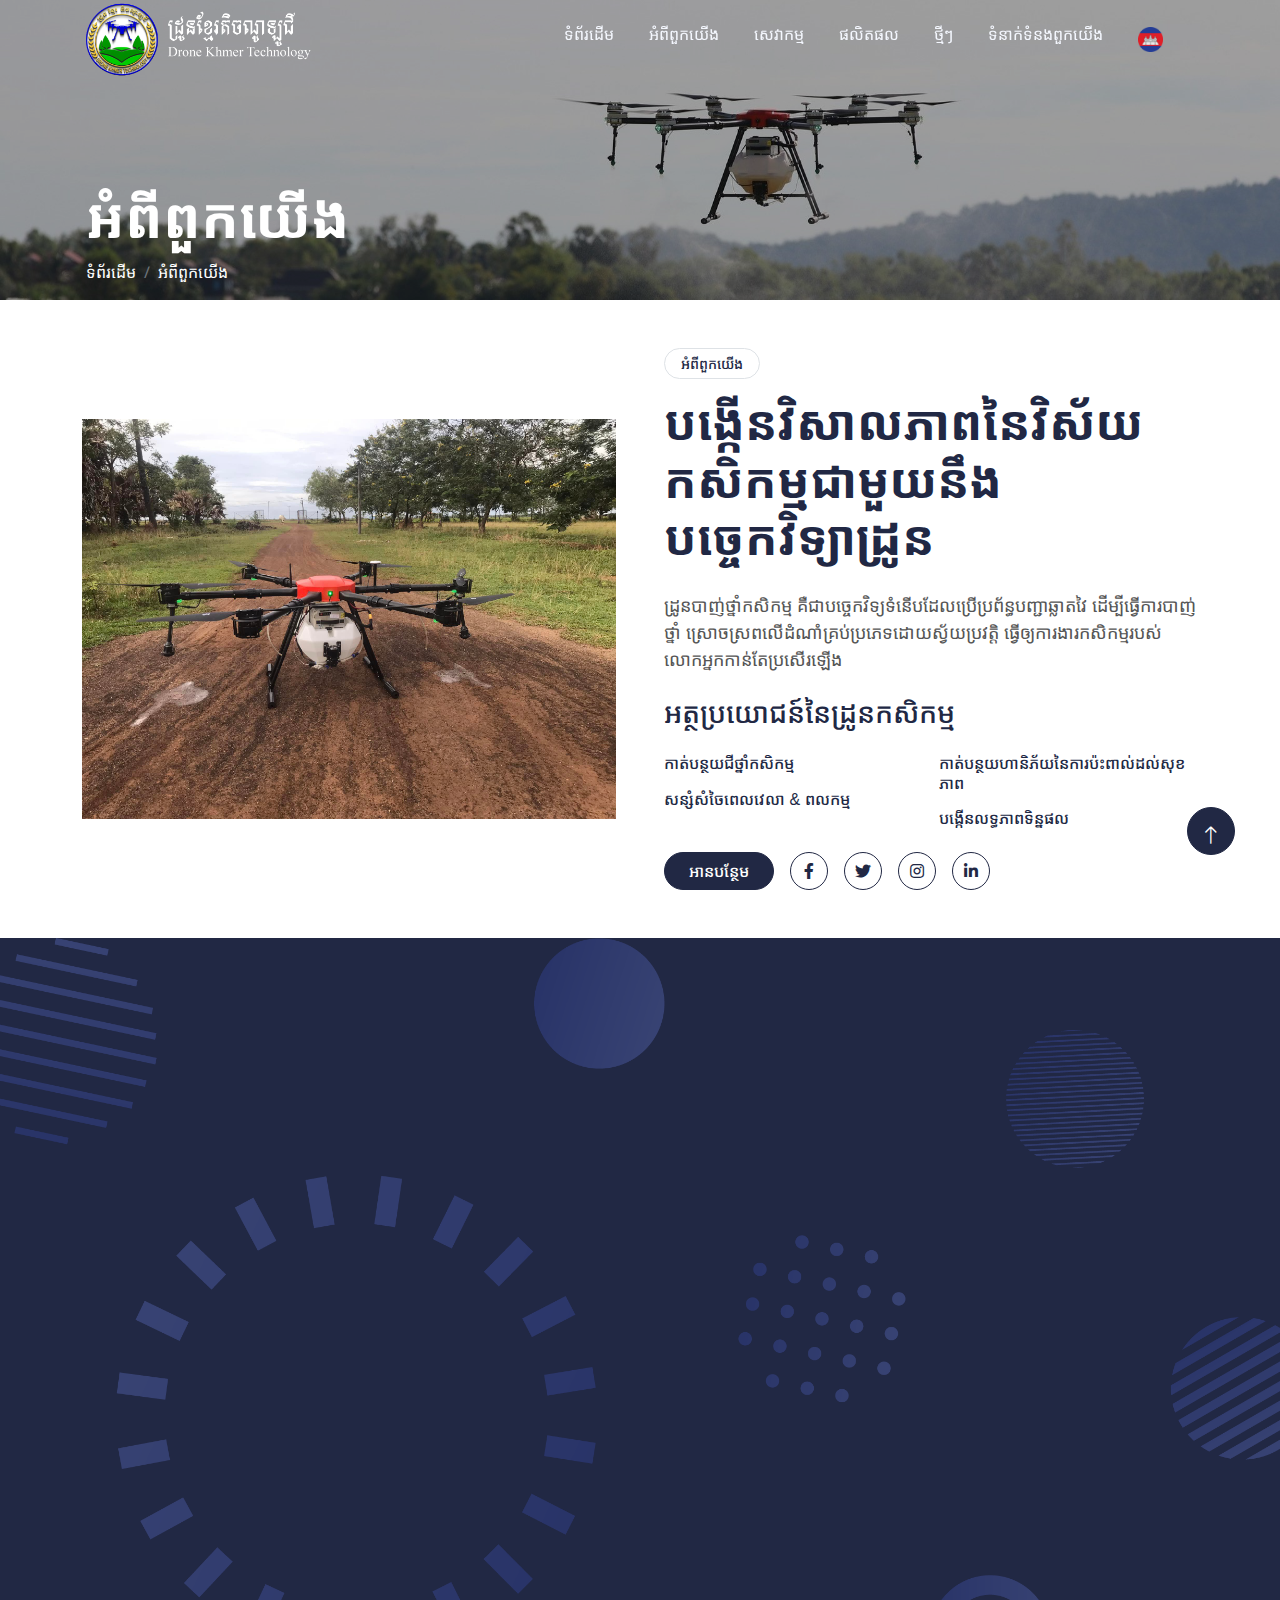
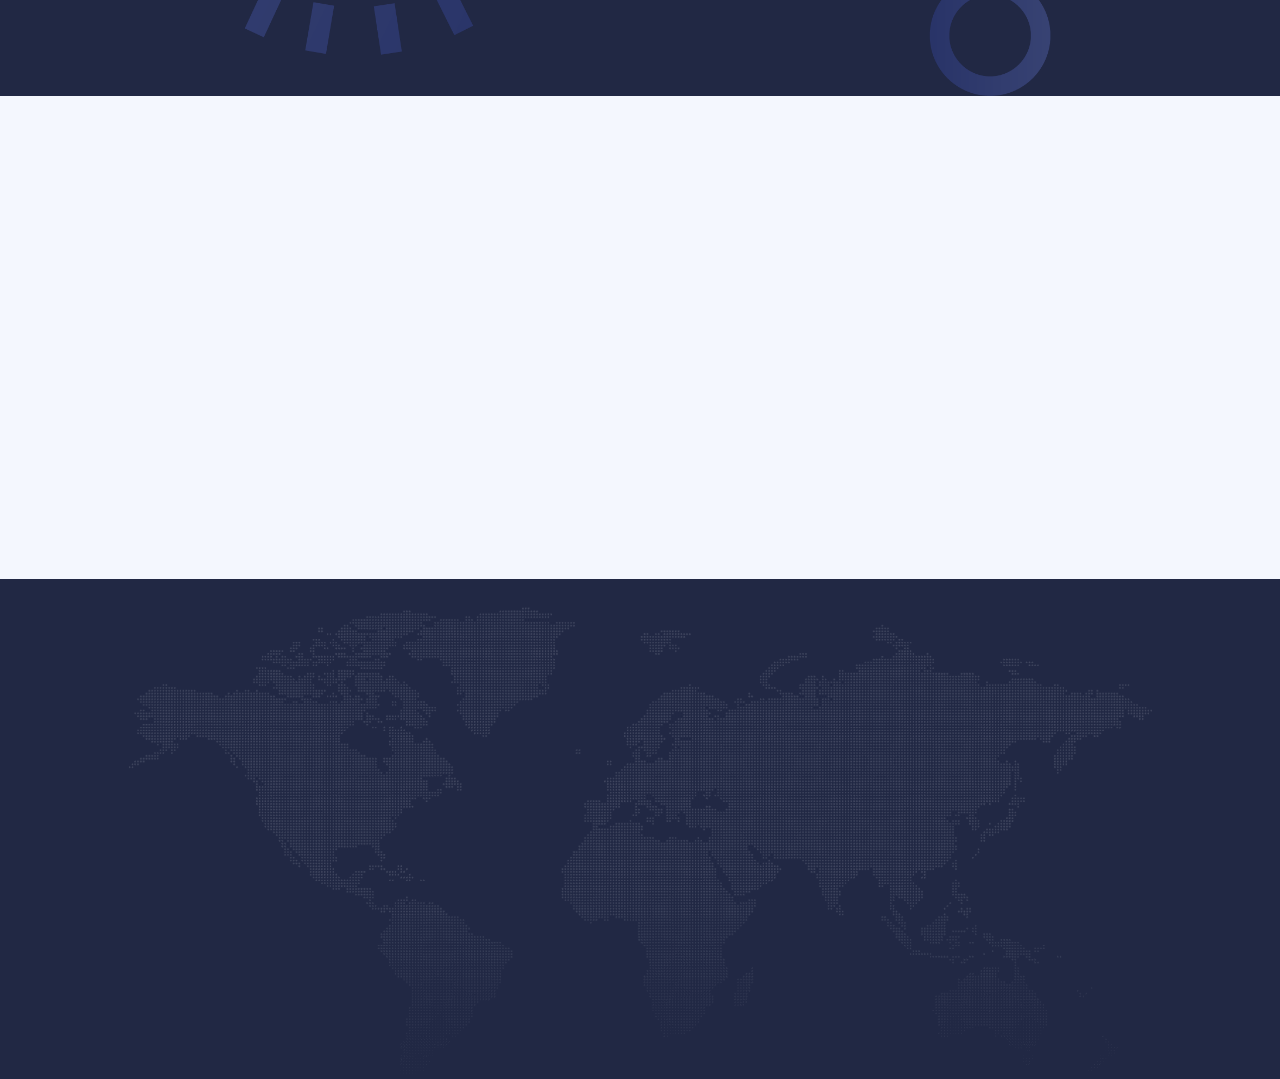
<file: about.html>
<!DOCTYPE html>
<html lang="en">
  <head>
    <meta charset="utf-8" />
    <title>DKT - Drone Khmer Technology</title>
    <meta content="width=device-width, initial-scale=1.0" name="viewport" />
    <meta content="" name="keywords" />
    <meta content="" name="description" />

    <!-- Favicon -->
    <link href="img/Favicon.png" rel="icon" />

    <!-- Google Web Fonts -->
    <link rel="preconnect" href="https://fonts.googleapis.com" />
    <link rel="preconnect" href="https://fonts.gstatic.com" crossorigin />
    <link
      href="https://fonts.googleapis.com/css2?family=Open+Sans:wght@400;600&family=Ubuntu:wght@500;700&display=swap"
      rel="stylesheet"
    />

    <!-- Khmer Fonts -->
    <link
      href="https://fonts.googleapis.com/css2?family=Noto+Sans+Khmer:wght@400;700&display=swap"
      rel="stylesheet"
    />

    <!-- Icon Font Stylesheet -->
    <link
      href="https://cdnjs.cloudflare.com/ajax/libs/font-awesome/5.10.0/css/all.min.css"
      rel="stylesheet"
    />
    <link
      href="https://cdn.jsdelivr.net/npm/bootstrap-icons@1.4.1/font/bootstrap-icons.css"
      rel="stylesheet"
    />

    <!-- Libraries Stylesheet -->
    <link href="lib/animate/animate.min.css" rel="stylesheet" />
    <link href="lib/owlcarousel/assets/owl.carousel.min.css" rel="stylesheet" />

    <!-- Customized Bootstrap Stylesheet -->
    <link href="css/bootstrap.min.css" rel="stylesheet" />

    <!-- Template Stylesheet -->
    <link href="css/style.css" rel="stylesheet" />
  </head>

  <body>
    <!-- Spinner Start -->
    <div
      id="spinner"
      class="show bg-white position-fixed translate-middle w-100 vh-100 top-50 start-50 d-flex align-items-center justify-content-center"
    >
      <div
        class="spinner-grow text-primary"
        style="width: 3rem; height: 3rem"
        role="status"
      >
        <span class="sr-only">Loading...</span>
      </div>
    </div>
    <!-- Spinner End -->

    <!-- Navbar Start -->
    <section class="container-fluid sticky-top">
      <div class="container">
        <nav class="navbar navbar-expand-lg navbar-dark">
          <a href="index.html" class="navbar-brand">
            <!-- <h2 class="text-white">DKT<span class="text-dark"></span></h2> -->
            <img class="main_logo" src="img/Main_site_logo.png" alt="logo" />
            <!-- <img src="img/" alt="company_name" /> -->
          </a>
          <button
            type="button"
            class="navbar-toggler ms-auto me-0"
            data-bs-toggle="collapse"
            data-bs-target="#navbarCollapse"
          >
            <span class="navbar-toggler-icon"></span>
          </button>
          <div class="collapse navbar-collapse" id="navbarCollapse">
            <div class="navbar-nav ms-auto">
              <a
                href="index.html"
                class="nav-item nav-link active"
                data-translate="home_page"
                >ទំព័រដើម</a
              >
              <a
                href="about.html"
                class="nav-item nav-link"
                data-translate="about_us"
                >អំពីពួកយើង</a
              >
              <a
                href="service.html"
                class="nav-item nav-link"
                data-translate="services"
                >សេវាកម្ម</a
              >
              <a
                href="product.html"
                class="nav-item nav-link"
                data-translate="products"
                >ផលិតផល</a
              >
              <a
                href="project.html"
                class="nav-item nav-link"
                data-translate="new_projects"
                >ថ្មីៗ</a
              >
              <a
                href="contact.html"
                class="nav-item nav-link"
                data-translate="contact_us"
                >ទំនាក់ទំនង</a
              >

              <div class="language-switcher nav-item nav-link">
                <button
                  class="btn-lang"
                  id="langDropdown"
                  onclick="toggleDropdown()"
                >
                  <img class="flag" src="img/kh_flag.png" alt="Khmer" />
                </button>
                <div id="dropdownContent" class="dropdown-content">
                  <a href="#" onclick="switchLanguage('en')">
                    <img class="flag" src="img/usa_flag.png" alt="English" />
                  </a>
                </div>
              </div>
            </div>
            <!-- 
            <butaton
              type="button"
              class="btn text-white p-0 d-none d-lg-block"
              data-bs-toggle="modal"
              data-bs-target="#searchModal"
              ><i class="fa fa-search"></i
            ></butaton> -->
          </div>
        </nav>
      </div>
    </section>
    <!-- Navbar End -->

    <!-- Hero Start -->
    <div class="container-fluid bg-primary hero-banner">
      <div
        class="container banner-breadcrumb d-flex flex-column align-items-start justify-content-center p-3"
      >
        <h3 class="display-4 text-white animated slideInRight" data-translate="about_us">អំពីពួកយើង</h3>
        <nav aria-label="breadcrumb">
          <ol
            class="breadcrumb justify-content-center justify-content-lg-start mb-0"
          >
            <li class="breadcrumb-item">
              <a class="text-white" href="index.html" data-translate="home_page">ទំព័រដើម</a>
            </li>
            <li class="text-white breadcrumb-item" aria-current="page" data-translate="about_us">
              អំពីពួកយើង
            </li>
          </ol>
        </nav>
      </div>  
    </div>
    <!-- Hero End -->

    <!-- Full Screen Search Start -->
    <div class="modal fade" id="searchModal" tabindex="-1">
      <div class="modal-dialog modal-fullscreen">
        <div class="modal-content" style="background: rgba(20, 24, 62, 0.7)">
          <div class="modal-header border-0">
            <button
              type="button"
              class="btn btn-square bg-white btn-close"
              data-bs-dismiss="modal"
              aria-label="Close"
            ></button>
          </div>
          <div
            class="modal-body d-flex align-items-center justify-content-center"
          >
            <div class="input-group" style="max-width: 600px">
              <input
                type="text"
                class="form-control bg-transparent border-light p-3"
                placeholder="Type search keyword"
              />
              <button class="btn btn-light px-4">
                <i class="bi bi-search"></i>
              </button>
            </div>
          </div>
        </div>
      </div>
    </div>
    <!-- Full Screen Search End -->

    <!-- About Start -->
    <section id="about_section" class="container-fluid py-5">
      <div class="container">
        <div class="row g-5 align-items-center">
          <div class="col-lg-6 wow fadeIn" data-wow-delay="0.1s">
            <div class="about-img">
              <img class="img-fluid" src="img/drone2.jpg" />
            </div>
          </div>
          <div class="col-lg-6 wow fadeIn" data-wow-delay="0.5s">
            <div
              class="btn btn-sm border rounded-pill text-primary px-3 mb-3"
              data-translate="about_us"
            >
              អំពី​ពួក​យើង
            </div>
            <h1 class="mb-4" data-translate="increase_agriculture_scope">
              បង្កើនវិសាលភាពនៃវិស័យកសិកម្មជាមួយនឹងបច្ចេកវិទ្យាដ្រូន
            </h1>
            <p class="mb-4" data-translate="drone_technology_description">
              ​ដ្រូនបាញ់ថ្នាំកសិកម្ម
              គឺជាបច្ចេកវិទ្យទំនើបដែលប្រើប្រព័ន្ធបញ្ជាឆ្លាតវៃ
              ដើម្បីធ្វើការបាញ់ថ្នាំ ស្រោចស្រពលើដំណាំគ្រប់ប្រភេទដោយស្វ័យប្រវត្តិ
              ធ្វើឲ្យការងារកសិកម្មរបស់លោកអ្នកកាន់តែប្រសើរឡើង
            </p>
            <h4 class="mb-4" data-translate="benefits_of_agriculture_drones">
              អត្ថប្រយោជន៍នៃដ្រូនកសិកម្ម
            </h4>
            <div class="row g-3">
              <div class="col-sm-6">
                <h6 class="mb-3" data-translate="reduce_pesticides">
                  <i class="fa fa-check text-primary me-2"></i
                  >កាត់បន្ថយជីថ្នាំកសិកម្ម
                </h6>
                <h6 class="mb-0" data-translate="save_time_and_labor">
                  <i class="fa fa-check text-primary me-2"></i>សន្សំសំចៃពេលវេលា
                  & ពលកម្ម
                </h6>
              </div>
              <div class="col-sm-6">
                <h6 class="mb-3" data-translate="reduce_health_risks">
                  <i class="fa fa-check text-primary me-2"></i
                  >កាត់បន្ថយហានិភ័យនៃការប៉ះពាល់ដល់សុខភាព
                </h6>
                <h6 class="mb-0" data-translate="increase_yield">
                  <i class="fa fa-check text-primary me-2"></i
                  >បង្កើនលទ្ធភាពទិន្នផល
                </h6>
              </div>
            </div>
            <div class="d-flex align-items-center mt-4">
              <a
                class="btn btn-primary rounded-pill px-4 me-3"
                href="#feature_section"
                data-translate="read_more"
                >អានបន្ថែម</a
              >
              <a class="btn btn-outline-primary btn-square me-3" href=""
                ><i class="fab fa-facebook-f"></i
              ></a>
              <a class="btn btn-outline-primary btn-square me-3" href=""
                ><i class="fab fa-twitter"></i
              ></a>
              <a class="btn btn-outline-primary btn-square me-3" href=""
                ><i class="fab fa-instagram"></i
              ></a>
              <a class="btn btn-outline-primary btn-square" href=""
                ><i class="fab fa-linkedin-in"></i
              ></a>
            </div>
          </div>
        </div>
      </div>
    </section>
    <!-- About End -->

    <!-- Feature Start -->
    <div id="feature_section" class="container-fluid bg-primary feature pt-5">
      <div class="container pt-5">
        <div class="row g-5">
          <div
            class="col-lg-6 align-self-center mb-md-5 pb-md-5 wow fadeIn"
            data-wow-delay="0.3s"
          >
            <div
              class="btn btn-sm border rounded-pill text-white px-3 mb-3"
              data-translate="why_choose_us"
            >
              ហេតុអ្វីជ្រើសរើសពួកយើង
            </div>
            <h1
              class="text-white mb-4"
              data-translate="we_are_experts_in_agriculture"
            >
              ពួកយើងគឺជាអ្នកជំនាញក្នុងវិស័យកសិកម្ម
            </h1>
            <p class="text-light mb-4" data-translate="work_with_farmers">
              ពួកយើងធ្វើការដោយផ្ទាល់ជាមួយកសិករ
              ក៏ដូចជាកាន់នូវគម្រោងរាប់រយហិចតាជាច្រើនកន្លែងខេត្តក្រុងក្នុងប្រទេសកម្ពុជា
            </p>
            <div class="d-flex align-items-center text-white mb-3">
              <div
                class="btn-sm-square bg-white text-primary rounded-circle me-3"
              >
                <i class="fa fa-check"></i>
              </div>
              <span data-translate="experience_in_caring_for_crops"
                >បទពិសោធន៍ផ្ទាល់លើការថែទាំគ្រប់ប្រភេទដំណាំ</span
              >
            </div>
            <div class="d-flex align-items-center text-white mb-3">
              <div
                class="btn-sm-square bg-white text-primary rounded-circle me-3"
              >
                <i class="fa fa-check"></i>
              </div>
              <span data-translate="reduce_cost_increase_yield"
                >កាត់បន្ថយថ្លៃដើម បង្កើនទិន្នផល​
                ជួយកសិកររកចំណូលកាន់តែប្រសើរ</span
              >
            </div>
            <div class="d-flex align-items-center text-white mb-3">
              <div
                class="btn-sm-square bg-white text-primary rounded-circle me-3"
              >
                <i class="fa fa-check"></i>
              </div>
              <span data-translate="provide_trust_and_quality"
                >ផ្ដល់នូវទំនុកចិត្ត និងគុណភាព</span
              >
            </div>
            <div class="row g-4 pt-3">
              <div class="col-sm-6">
                <div
                  class="d-flex rounded p-3"
                  style="background: rgba(256, 256, 256, 0.1)"
                >
                  <i class="fa fa-users fa-3x text-white"></i>
                  <div class="ms-3">
                    <div class="d-flex justify-content-center">
                      <h2 class="text-white mb-0" data-toggle="counter-up">
                        999
                      </h2>
                      <h2 class="text-white">+</h2>
                    </div>
                    <p class="text-white mb-0" data-translate="our_clients">
                      អតិថិជនរបស់ពួកយើង
                    </p>
                  </div>
                </div>
              </div>
              <div class="col-sm-6">
                <div
                  class="d-flex rounded p-3"
                  style="background: rgba(256, 256, 256, 0.1)"
                >
                  <i class="fa fa-check fa-3x text-white"></i>
                  <div class="ms-3">
                    <div class="d-flex justify-content-center">
                      <h2 class="text-white mb-0" data-toggle="counter-up">
                        9999
                      </h2>
                      <h2 class="text-white">+</h2>
                    </div>
                    <p
                      class="text-white mb-0"
                      data-translate="completed_projects"
                    >
                      គម្រោងសម្រេចសរុប(ហិចតា)
                    </p>
                  </div>
                </div>
              </div>
            </div>
          </div>
          <div
            class="col-lg-6 align-self-center text-center text-md-end wow fadeIn"
            data-wow-delay="0.5s"
          >
            <img
              class="img-drone img-fluid p-5"
              style="
                border-radius: 50px;
                background-color: rgba(0, 0, 0, 0.1);
                margin-top: -50px;
              "
              src="img/drone3.png"
              alt=""
            />
          </div>
        </div>
      </div>
    </div>

    <!-- Feature End -->

        <!-- Testimonial Start -->
    <div class="container-fluid py-5 bg-light">
      <div class="container py-5">
        <div class="row g-5">
          <div class="col-lg-5 wow fadeIn" data-wow-delay="0.1s">
            <div
              class="btn btn-sm border rounded-pill text-primary px-3 mb-3"
              data-translate="testimonial_button"
            >
              មតិអតិថិជនពួកយើង
            </div>
            <h1 class="mb-4" data-translate="title">កសិករពិត លទ្ធផលពិត!</h1>
            <p class="mb-4" data-translate="description">
              ស្តាប់អំពីមតិយោបលរបស់កសិករ
              ក្រោយពេលប្រើប្រាស់ដ្រូនកសិកម្មបានយ៉ាងជោគជ័យលើកសិដ្ឋានរបស់ពួកគាត់
            </p>
            <!-- <a
              class="btn btn-primary rounded-pill px-4"
              href=""
              data-translate="read_more"
              >អានបន្ថែម</a
            > -->
          </div>
          <div class="col-lg-7 wow fadeIn" data-wow-delay="0.5s">
            <div
              class="owl-carousel testimonial-carousel border-start border-primary"
            >
              <div class="testimonial-item ps-5">
                <i class="fa fa-quote-left fa-2x text-primary mb-3"></i>
                <p class="fs-4" data-translate="testimonial_1">
                  ប្រើដ្រូនកសិកម្ម ចំណេញពេលវេលា ថវិកា និងបានទិន្នផលខ្ពស់
                </p>
                <div class="d-flex align-items-center">
                  <img
                    class="img-fluid flex-shrink-0 rounded-circle"
                    src="img/testimonal1.png"
                    style="width: 60px; height: 60px"
                  />
                  <div class="ps-3">
                    <h5 class="mb-1" data-translate="farmer_1_name">
                      លោក ខឿន ខួច
                    </h5>
                    <span data-translate="farmer_1_farm"
                      >ម្ចាស់កសិដ្ឋាន ដំណាំស្រូវកំពង់ធំ</span
                    >
                  </div>
                </div>
              </div>
              <div class="testimonial-item ps-5">
                <i class="fa fa-quote-left fa-2x text-primary mb-3"></i>
                <p class="fs-4" data-translate="testimonial_2">
                  ប្រើប្រាស់ដ្រូនកសិកម្ម
                  ទិន្នផលស្វាយកើនឡើងបាន៤០ភាគរយក្នុងមួយឆ្នាំ
                </p>
                <div class="d-flex align-items-center">
                  <img
                    class="img-fluid flex-shrink-0 rounded-circle"
                    src="img/testimonal2.png"
                    style="width: 60px; height: 60px"
                  />
                  <div class="ps-3">
                    <h5 class="mb-1" data-translate="farmer_2_name">
                      អ្នកស្រី គុណ វល័ក្ខ
                    </h5>
                    <span data-translate="farmer_2_farm"
                      >ម្ចាស់កសិដ្ឋាន ដំណាំស្វាយកំពង់ស្ពី</span
                    >
                  </div>
                </div>
              </div>
              <div class="testimonial-item ps-5">
                <i class="fa fa-quote-left fa-2x text-primary mb-3"></i>
                <p class="fs-4" data-translate="testimonial_3">
                  ដំណាំស្វាយ៥០០០ដើម កម្មករ២នាក់ បាញ់ជីថ្នាំដោយដ្រូនត្រឹម១ទៅ២ថ្ងៃ
                </p>
                <div class="d-flex align-items-center">
                  <img
                    class="img-fluid flex-shrink-0 rounded-circle"
                    src="img/testimonal3.png"
                    style="width: 60px; height: 60px"
                  />
                  <div class="ps-3">
                    <h5 class="mb-1" data-translate="farmer_3_name">
                      លោក ពុតនឿន
                    </h5>
                    <span data-translate="farmer_3_farm"
                      >ម្ចាស់កសិដ្ឋាន ដំណាំស្វាយចម្ការសែនមនោរម្យ</span
                    >
                  </div>
                </div>
              </div>
            </div>
          </div>
        </div>
      </div>
    </div>

    <!-- Testimonial End -->

    <!-- Footer Start -->
    <div class="container-fluid bg-dark text-white-50 footer pt-5">
      <div class="container py-5">
        <div class="row g-5">
          <div class="col-md-6 col-lg-3 wow fadeIn" data-wow-delay="0.1s">
            <a href="index.html" class="d-inline-block mb-3">
              <h1 class="text-white" data-translate="company_name">
                ដ្រូនខ្មែរតិចណូឡូជី
              </h1>
            </a>
            <p class="mb-0" data-translate="company_description">
              ក្រុមហ៊ុនឈានមុខក្នុងវិស័យ លក់ដ្រូនកសិកម្ម
              ក៏ដូចជាផ្ដល់នូវសេវាកម្មបាញ់ជី​
              និងថ្នាំកសិកម្មដល់ទីតាំងផ្ទាល់របស់លោកអ្នក
            </p>
          </div>
          <div class="col-md-6 col-lg-3 wow fadeIn" data-wow-delay="0.3s">
            <h5 class="text-white mb-4" data-translate="contact_us_title">
              ទាក់ទងមកពួកយើង
            </h5>
            <p data-translate="contact_address">
              <i class="fa fa-map-marker-alt me-3"></i>ផ្លូវD ផ្ទះលេខ១៦៨/១៧០​
              បុរីពិភពថ្មីឈូកមាស សង្កាត់ក្រាំងធ្នង់<br />
              ខណ្ឌសែនសុខ រាជធានីភ្នំពេញ
            </p>
            <p><i class="fa fa-phone-alt me-3"></i>070 <span>8888 71</span></p>
            <p><i class="fa fa-envelope me-3"></i>soklyleng@yahoo.com</p>
            <div class="d-flex pt-2">
              <a class="btn btn-outline-light btn-social" href="">
                <i class="fab fa-twitter"></i>
              </a>
              <a class="btn btn-outline-light btn-social" href="">
                <i class="fab fa-facebook-f"></i>
              </a>
              <a class="btn btn-outline-light btn-social" href="">
                <i class="fab fa-youtube"></i>
              </a>
              <a class="btn btn-outline-light btn-social" href="">
                <i class="fab fa-instagram"></i>
              </a>
              <a class="btn btn-outline-light btn-social" href="">
                <i class="fab fa-linkedin-in"></i>
              </a>
            </div>
          </div>
          <div class="col-md-6 col-lg-3 wow fadeIn" data-wow-delay="0.5s">
            <h5 class="text-white mb-4" data-translate="quick_links_title">
              តំណភ្ជាប់
            </h5>
            <a class="btn btn-link" href="" data-translate="home_page"
              >ទំព័រដើម</a
            >
            <a class="btn btn-link" href="" data-translate="about_us"
              >អំពីពួកយើង</a
            >
            <a class="btn btn-link" href="" data-translate="services"
              >សេវាកម្ម</a
            >
            <a class="btn btn-link" href="" data-translate="activities"
              >សកម្មភាព</a
            >
            <a class="btn btn-link" href="" data-translate="contact_us"
              >ទំនាក់ទំនងពួកយើង</a
            >
          </div>
          <div class="col-md-6 col-lg-3 wow fadeIn" data-wow-delay="0.7s">
            <h5 class="text-white mb-4" data-translate="our_services_title">
              សេវាកម្មរបស់ពួកយើង
            </h5>
            <a class="btn btn-link" href="" data-translate="drone_sales"
              >លក់ដ្រូនកសិកម្ម</a
            >
            <a class="btn btn-link" href="" data-translate="spare_parts"
              >ផ្គត់ផ្គង់គ្រឿងបន្លាស់</a
            >
            <a class="btn btn-link" href="" data-translate="pest_control"
              >បាញ់ជី និងថ្នាំលើដំណាំគ្រប់ប្រភេទ</a
            >
            <a class="btn btn-link" href="" data-translate="drone_repair"
              >ជួសជុលដ្រូន &គ្រឿងបន្លាស់</a
            >
          </div>
        </div>
      </div>
      <div class="container wow fadeIn" data-wow-delay="0.1s">
        <div class="copyright">
          <div class="row">
            <div class="col-md-6 text-center text-md-start mb-3 mb-md-0">
              &copy;
              <a class="border-bottom" href="#"
                >Drone Khmer Technology Co.ltd</a
              >
              , All Right Reserved.
            </div>
            <div class="col-md-6 text-center text-md-end">
              <div class="footer-menu">
                <a href="" data-translate="home_page_footer">ទំព័រដើម</a>
                <a href="" data-translate="location">ទីតាំង</a>
                <a href="" data-translate="contact_us_footer">ទំនាក់ទំនង</a>
                <a href="" data-translate="faq">សំណួរញឹកញាប់</a>
              </div>
            </div>
          </div>
        </div>
      </div>
    </div>
    <!-- Footer End -->

    <!-- Team End -->

    <!-- Newsletter Start -->
    <!-- <div class="container-fluid bg-primary newsletter py-5">
      <div class="container">
        <div class="row g-5 align-items-center">
          <div
            class="col-md-5 ps-lg-0 pt-5 pt-md-0 text-start wow fadeIn"
            data-wow-delay="0.3s"
          >
            <img class="img-fluid" src="img/newsletter.png" alt="" />
          </div>
          <div
            class="col-md-7 py-5 newsletter-text wow fadeIn"
            data-wow-delay="0.5s"
          >
            <div class="btn btn-sm border rounded-pill text-white px-3 mb-3">
              Newsletter
            </div>
            <h1 class="text-white mb-4">Let's subscribe the newsletter</h1>
            <div class="position-relative w-100 mt-3 mb-2">
              <input
                class="form-control border-0 rounded-pill w-100 ps-4 pe-5"
                type="text"
                placeholder="Enter Your Email"
                style="height: 48px"
              />
              <button
                type="button"
                class="btn shadow-none position-absolute top-0 end-0 mt-1 me-2"
              >
                <i class="fa fa-paper-plane text-primary fs-4"></i>
              </button>
            </div>
            <small class="text-white-50"
              >Diam sed sed dolor stet amet eirmod</small
            >
          </div>
        </div>
      </div>
    </div> -->
    <!-- Newsletter End -->

    <!-- Footer Start -->
    <!-- <div class="container-fluid bg-dark text-white-50 footer pt-5">
      <div class="container py-5">
        <div class="row g-5">
          <div class="col-md-6 col-lg-3 wow fadeIn" data-wow-delay="0.1s">
            <a href="index.html" class="d-inline-block mb-3">
              <h1 class="text-white">ដ្រូនខ្មែរតិចណូឡូជី</h1>
            </a>
            <p class="mb-0">
              ក្រុមហ៊ុនឈានមុខក្នុងវិស័យ លក់ដ្រូនកសិកម្ម
              ក៏ដូចជាផ្ដល់នូវសេវាកម្មបាញ់ជី​
              និងថ្នាំកសិកម្មដល់ទីតាំងផ្ទាល់របស់លោកអ្នក
            </p>
          </div>
          <div class="col-md-6 col-lg-3 wow fadeIn" data-wow-delay="0.3s">
            <h5 class="text-white mb-4">ទាក់ទងមកពួកយើង</h5>
            <p>
              <i class="fa fa-map-marker-alt me-3"></i>ផ្លូវD ផ្ទះលេខ១៦៨/១៧០​
              បុរីពិភពថ្មីឈូកមាស សង្កាត់ក្រាំងធ្នង់<br />
              ខណ្ឌសែនសុខ រាជធានីភ្នំពេញ
            </p>
            <p><i class="fa fa-phone-alt me-3"></i>070 <span>8888 71</span></p>
            <p><i class="fa fa-envelope me-3"></i>soklyleng@yahoo.com</p>
            <div class="d-flex pt-2">
              <a class="btn btn-outline-light btn-social" href=""
                ><i class="fab fa-twitter"></i
              ></a>
              <a class="btn btn-outline-light btn-social" href=""
                ><i class="fab fa-facebook-f"></i
              ></a>
              <a class="btn btn-outline-light btn-social" href=""
                ><i class="fab fa-youtube"></i
              ></a>
              <a class="btn btn-outline-light btn-social" href=""
                ><i class="fab fa-instagram"></i
              ></a>
              <a class="btn btn-outline-light btn-social" href=""
                ><i class="fab fa-linkedin-in"></i
              ></a>
            </div>
          </div>
          <div class="col-md-6 col-lg-3 wow fadeIn" data-wow-delay="0.5s">
            <h5 class="text-white mb-4">តំណភ្ជាប់</h5>
            <a class="btn btn-link" href="">ទំព័រដើម</a>
            <a class="btn btn-link" href="">អំពីពួកយើង</a>
            <a class="btn btn-link" href="">សេវាកម្ម</a>
            <a class="btn btn-link" href="">ថ្មីៗ</a>
            <a class="btn btn-link" href="">ទំនាក់ទំនងពួកយើង</a>
          </div>
          <div class="col-md-6 col-lg-3 wow fadeIn" data-wow-delay="0.7s">
            <h5 class="text-white mb-4">សេវាកម្មរបស់ពួកយើង</h5>
            <a class="btn btn-link" href="">លក់ដ្រូនកសិកម្ម</a>
            <a class="btn btn-link" href="">ផ្គត់ផ្គង់គ្រឿងបន្លាស់</a>
            <a class="btn btn-link" href=""
              >បាញ់ជី និងថ្នាំលើដំណាំគ្រប់ប្រភេទ</a
            >
            <a class="btn btn-link" href="">ជួសជុលដ្រូន &គ្រឿងបន្លាស់</a>
          </div>
        </div>
      </div>
      <div class="container wow fadeIn" data-wow-delay="0.1s">
        <div class="copyright">
          <div class="row">
            <div class="col-md-6 text-center text-md-start mb-3 mb-md-0">
              &copy;
              <a class="border-bottom" href="#">Drone Khmer Technology Co.ltd</a
              >, All Right Reserved.
            </div>
            <div class="col-md-6 text-center text-md-end">
              <div class="footer-menu">
                <a href="">ទំព័រដើម</a>
                <a href="">ទីតាំង</a>
                <a href="">ទំនាក់ទំនង</a>
                <a href="">សំណួរញឹកញាប់</a>
              </div>
            </div>
          </div>
        </div>
      </div>
    </div> -->
    <!-- Footer End -->

    <!-- Back to Top -->
    <a href="#" class="btn btn-lg btn-primary btn-lg-square back-to-top pt-2"
      ><i class="bi bi-arrow-up"></i
    ></a>

    <!-- JavaScript Libraries -->
    <script src="https://ajax.googleapis.com/ajax/libs/jquery/3.6.1/jquery.min.js"></script>
    <script src="https://cdn.jsdelivr.net/npm/bootstrap@5.0.0/dist/js/bootstrap.bundle.min.js"></script>
    <script src="lib/wow/wow.min.js"></script>
    <script src="lib/easing/easing.min.js"></script>
    <script src="lib/waypoints/waypoints.min.js"></script>
    <script src="lib/counterup/counterup.min.js"></script>
    <script src="lib/owlcarousel/owl.carousel.min.js"></script>

    <!-- Template Javascript -->
    <script src="js/main.js"></script>
  </body>
</html>
</file>
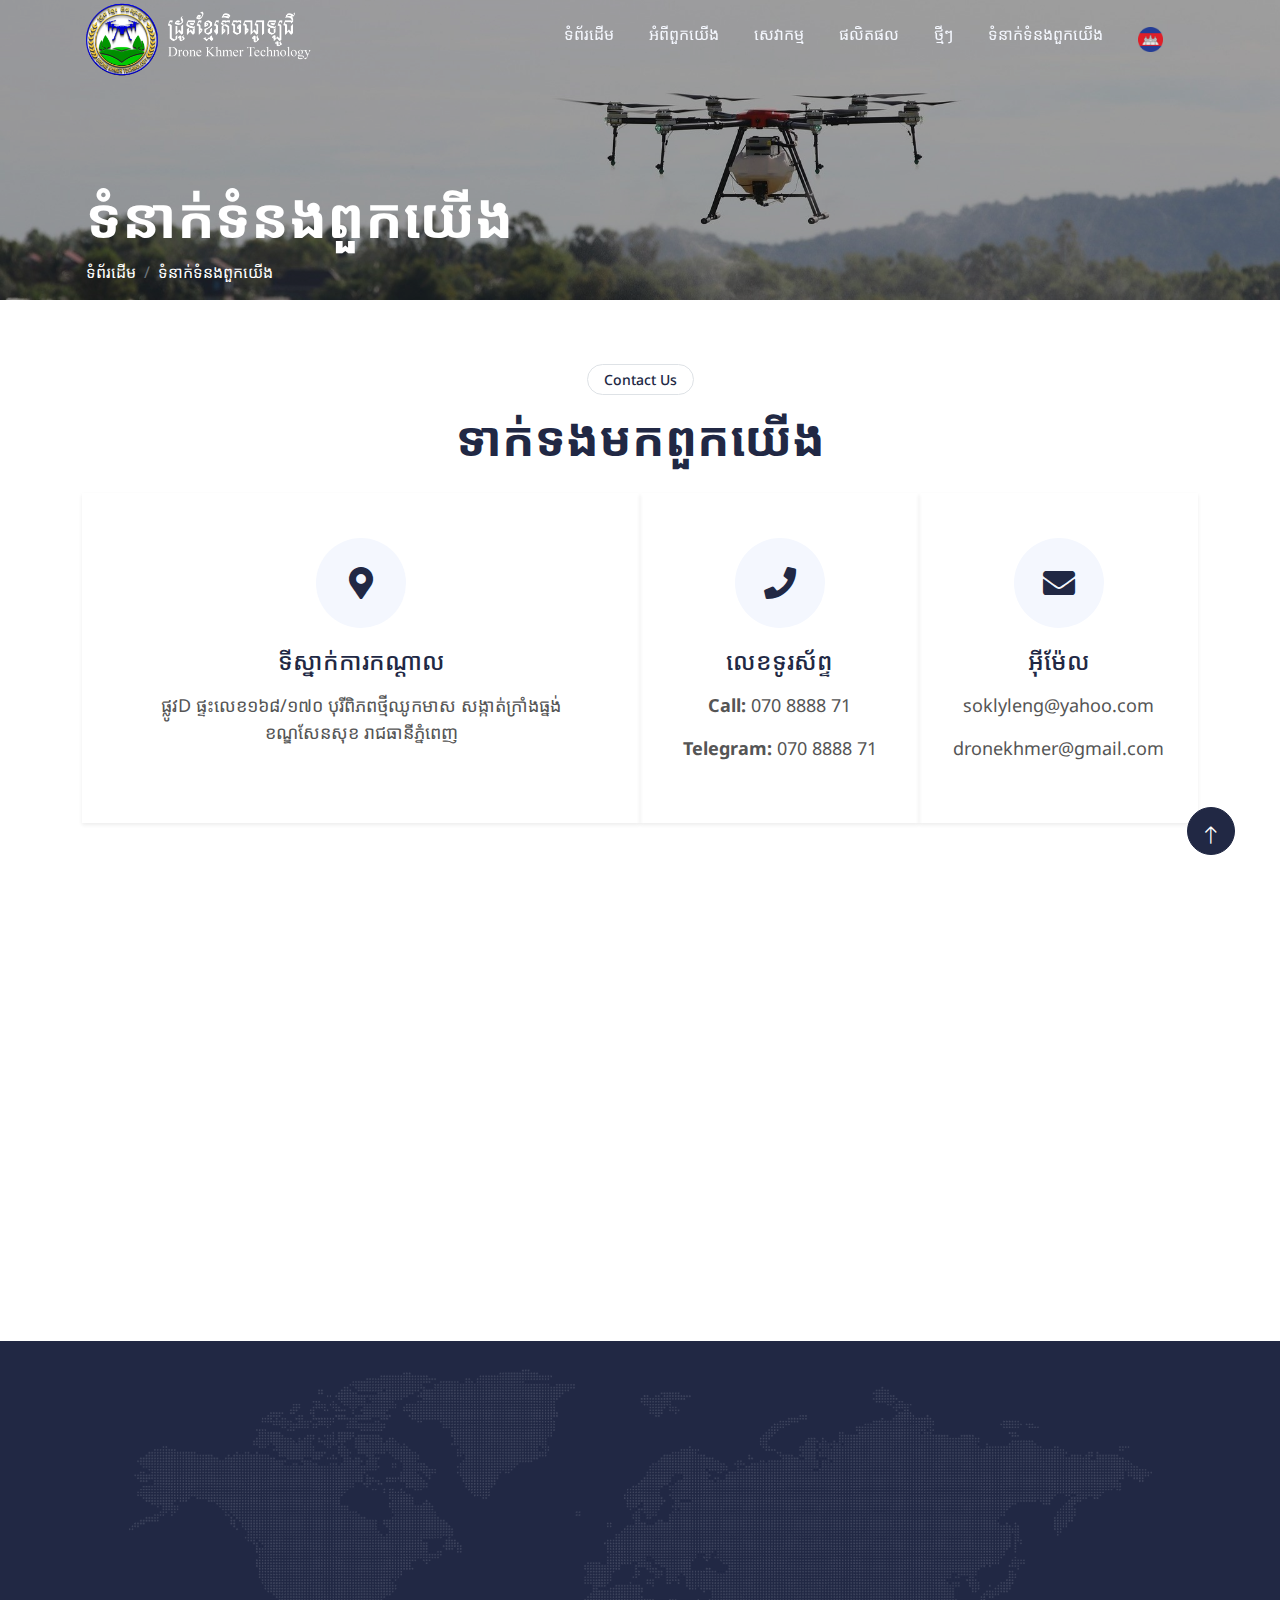
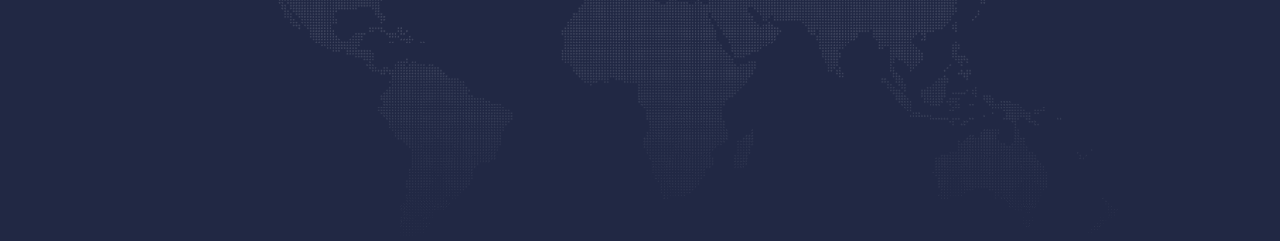
<file: contact.html>
<!DOCTYPE html>
<html lang="en">
  <head>
    <meta charset="utf-8" />
    <title>DKT - Drone Khmer Technology</title>
    <meta content="width=device-width, initial-scale=1.0" name="viewport" />
    <meta content="" name="keywords" />
    <meta content="" name="description" />

    <!-- Favicon -->
    <link href="img/favicon.ico" rel="icon" />

    <!-- Google Web Fonts -->
    <link rel="preconnect" href="https://fonts.googleapis.com" />
    <link rel="preconnect" href="https://fonts.gstatic.com" crossorigin />
    <link
      href="https://fonts.googleapis.com/css2?family=Open+Sans:wght@400;600&family=Ubuntu:wght@500;700&display=swap"
      rel="stylesheet"
    />

    <!-- Khmer Fonts -->
    <link
      href="https://fonts.googleapis.com/css2?family=Noto+Sans+Khmer:wght@400;700&display=swap"
      rel="stylesheet"
    />

    <!-- Icon Font Stylesheet -->
    <link
      href="https://cdnjs.cloudflare.com/ajax/libs/font-awesome/5.10.0/css/all.min.css"
      rel="stylesheet"
    />
    <link
      href="https://cdn.jsdelivr.net/npm/bootstrap-icons@1.4.1/font/bootstrap-icons.css"
      rel="stylesheet"
    />

    <!-- Libraries Stylesheet -->
    <link href="lib/animate/animate.min.css" rel="stylesheet" />
    <link href="lib/owlcarousel/assets/owl.carousel.min.css" rel="stylesheet" />

    <!-- Customized Bootstrap Stylesheet -->
    <link href="css/bootstrap.min.css" rel="stylesheet" />

    <!-- Template Stylesheet -->
    <link href="css/style.css" rel="stylesheet" />
  </head>

  <body>
    <!-- Spinner Start -->
    <div
      id="spinner"
      class="show bg-white position-fixed translate-middle w-100 vh-100 top-50 start-50 d-flex align-items-center justify-content-center"
    >
      <div
        class="spinner-grow text-primary"
        style="width: 3rem; height: 3rem"
        role="status"
      >
        <span class="sr-only">Loading...</span>
      </div>
    </div>
    <!-- Spinner End -->

    <!-- Navbar Start -->
    <section class="container-fluid sticky-top">
      <div class="container">
        <nav class="navbar navbar-expand-lg navbar-dark">
          <a href="index.html" class="navbar-brand">
            <!-- <h2 class="text-white">DKT<span class="text-dark"></span></h2> -->
            <img class="main_logo" src="img/Main_site_logo.png" alt="logo" />
            <!-- <img src="img/" alt="company_name" /> -->
          </a>
          <button
            type="button"
            class="navbar-toggler ms-auto me-0"
            data-bs-toggle="collapse"
            data-bs-target="#navbarCollapse"
          >
            <span class="navbar-toggler-icon"></span>
          </button>
          <div class="collapse navbar-collapse" id="navbarCollapse">
            <div class="navbar-nav ms-auto">
              <a
                href="index.html"
                class="nav-item nav-link active"
                data-translate="home_page"
                >ទំព័រដើម</a
              >
              <a
                href="about.html"
                class="nav-item nav-link"
                data-translate="about_us"
                >អំពីពួកយើង</a
              >
              <a
                href="service.html"
                class="nav-item nav-link"
                data-translate="services"
                >សេវាកម្ម</a
              >
              <a
                href="product.html"
                class="nav-item nav-link"
                data-translate="products"
                >ផលិតផល</a
              >
              <a
                href="project.html"
                class="nav-item nav-link"
                data-translate="new_projects"
                >ថ្មីៗ</a
              >
              <a
                href="contact.html"
                class="nav-item nav-link"
                data-translate="contact_us"
                >ទំនាក់ទំនង</a
              >

              <div class="language-switcher nav-item nav-link">
                <button
                  class="btn-lang"
                  id="langDropdown"
                  onclick="toggleDropdown()"
                >
                  <img class="flag" src="img/kh_flag.png" alt="Khmer" />
                </button>
                <div id="dropdownContent" class="dropdown-content">
                  <a href="#" onclick="switchLanguage('en')">
                    <img class="flag" src="img/usa_flag.png" alt="English" />
                  </a>
                </div>
              </div>
            </div>
            <!-- 
            <butaton
              type="button"
              class="btn text-white p-0 d-none d-lg-block"
              data-bs-toggle="modal"
              data-bs-target="#searchModal"
              ><i class="fa fa-search"></i
            ></butaton> -->
          </div>
        </nav>
      </div>
    </section>
    <!-- Navbar End -->

    <!-- Hero Start -->
    <div class="container-fluid bg-primary hero-banner">
      <div
        class="container banner-breadcrumb d-flex flex-column align-items-start justify-content-center p-3"
      >
        <h3 class="display-4 text-white animated slideInRight" data-translate="contact_us">
          ទំនាក់ទំនងពួកយើង
        </h3>
        <nav aria-label="breadcrumb">
          <ol
            class="breadcrumb justify-content-center justify-content-lg-start mb-0"
          >
            <li class="breadcrumb-item">
              <a class="text-white" href="index.html" data-translate="home_page">ទំព័រដើម</a>
            </li>
            <li class="text-white breadcrumb-item" aria-current="page" data-translate="contact_us">
              ទំនាក់ទំនងពួកយើង
            </li>
          </ol>
        </nav>
      </div>
    </div>
    <!-- Hero End -->

    <!-- Contact Us Start -->
    <section class="container py-3">
      <div class="container py-5">
        <div
          class="mx-auto text-center wow fadeIn"
          data-wow-delay="0.1s"
          style="max-width: 500px"
        >
          <div
            class="btn btn-sm border rounded-pill text-primary px-3 mb-3"
            data-translate="contact_us_button"
          >
            Contact Us
          </div>
          <h1 class="mb-4" data-translate="contact_us_title">
            ទំនាក់ទំនងដោយផ្ទាល់
          </h1>
        </div>

        <div class="row g-4">
          <!-- Address Card -->
          <div
            class="col-lg-6 col-md-12 wow shadow-sm fadeIn"
            data-wow-delay="0.1s"
          >
            <div
              class="contact-item d-flex flex-column justify-content-center text-center rounded"
            >
              <div class="contact-icon btn-square">
                <i class="fa fa-map-marker-alt fa-2x"></i>
              </div>
              <h5 class="mb-3" data-translate="headquarters_title">
                ទីស្នាក់ការកណ្ដាល
              </h5>
              <p data-translate="headquarters_address">
                ផ្លូវD ផ្ទះលេខ១៦៨/១៧០​ បុរីពិភពថ្មីឈូកមាស សង្កាត់ក្រាំងធ្នង់<br />
                ខណ្ឌសែនសុខ រាជធានីភ្នំពេញ
              </p>
            </div>
          </div>

          <!-- Call Us Card -->
          <div
            class="col-lg-3 col-md-6 wow shadow-sm fadeIn"
            data-wow-delay="0.3s"
          >
            <div
              class="contact-item d-flex flex-column justify-content-center text-center rounded"
            >
              <div class="contact-icon btn-square">
                <i class="fa fa-phone fa-2x"></i>
              </div>
              <h5 class="mb-3" data-translate="call_us_title">លេខទូរស័ព្ទ</h5>
              <p><b>Call: </b>070 8888 71</p>
              <p><b>Telegram: </b>070 8888 71</p>
            </div>
          </div>

          <!-- Email Us Card -->
          <div
            class="col-lg-3 col-md-6 wow shadow-sm fadeIn"
            data-wow-delay="0.5s"
          >
            <div
              class="contact-item d-flex flex-column justify-content-center text-center rounded"
            >
              <div class="contact-icon btn-square">
                <i class="fa fa-envelope fa-2x"></i>
              </div>
              <h5 class="mb-3" data-translate="email_us_title">អ៊ីម៉ែល</h5>
              <p style="word-wrap: break-word; overflow-wrap: break-word">
                soklyleng@yahoo.com
              </p>
              <p style="word-wrap: break-word; overflow-wrap: break-word">
                dronekhmer@gmail.com
              </p>
            </div>
          </div>
        </div>

        <!-- Google Maps Row -->
        <div class="row mt-5">
          <div class="col-lg-12 wow fadeIn" data-wow-delay="0.7s">
            <iframe
              src="https://www.google.com/maps/embed?pb=!1m18!1m12!1m3!1d489.47755603241126!2d104.85663551967517!3d11.574368268379109!2m3!1f0!2f0!3f0!3m2!1i1024!2i768!4f13.1!3m3!1m2!1s0x3109515b0e230287%3A0x973f2d50f96db5f5!2z4Z6K4Z-S4Z6a4Z684Z6T4Z6A4Z6f4Z634Z6A4Z6Y4Z-S4Z6Y4Z6A4Z6Y4Z-S4Z6W4Z674Z6H4Z62IChDYW1ib2RpYSBBZ3JpY3VsdHVyZSBEcm9uZSku!5e1!3m2!1sen!2skh!4v1740543597951!5m2!1sen!2skh"
              frameborder="0"
              style="border: 0; width: 100%; height: 400px"
              allowfullscreen=""
              loading="lazy"
              referrerpolicy="no-referrer-when-downgrade"
            ></iframe>
          </div>
        </div>
      </div>
    </section>

    <!-- Contact Us End -->

    <!-- Footer Start -->
    <div class="container-fluid bg-dark text-white-50 footer pt-5">
      <div class="container py-5">
        <div class="row g-5">
          <div class="col-md-6 col-lg-3 wow fadeIn" data-wow-delay="0.1s">
            <a href="index.html" class="d-inline-block mb-3">
              <h1 class="text-white" data-translate="company_name">
                ដ្រូនខ្មែរតិចណូឡូជី
              </h1>
            </a>
            <p class="mb-0" data-translate="company_description">
              ក្រុមហ៊ុនឈានមុខក្នុងវិស័យ លក់ដ្រូនកសិកម្ម
              ក៏ដូចជាផ្ដល់នូវសេវាកម្មបាញ់ជី​
              និងថ្នាំកសិកម្មដល់ទីតាំងផ្ទាល់របស់លោកអ្នក
            </p>
          </div>
          <div class="col-md-6 col-lg-3 wow fadeIn" data-wow-delay="0.3s">
            <h5 class="text-white mb-4" data-translate="contact_us_title">
              ទាក់ទងមកពួកយើង
            </h5>
            <p data-translate="contact_address">
              <i class="fa fa-map-marker-alt me-3"></i>ផ្លូវD ផ្ទះលេខ១៦៨/១៧០​
              បុរីពិភពថ្មីឈូកមាស សង្កាត់ក្រាំងធ្នង់<br />
              ខណ្ឌសែនសុខ រាជធានីភ្នំពេញ
            </p>
            <p><i class="fa fa-phone-alt me-3"></i>070 <span>8888 71</span></p>
            <p><i class="fa fa-envelope me-3"></i>soklyleng@yahoo.com</p>
            <div class="d-flex pt-2">
              <a class="btn btn-outline-light btn-social" href="">
                <i class="fab fa-twitter"></i>
              </a>
              <a class="btn btn-outline-light btn-social" href="">
                <i class="fab fa-facebook-f"></i>
              </a>
              <a class="btn btn-outline-light btn-social" href="">
                <i class="fab fa-youtube"></i>
              </a>
              <a class="btn btn-outline-light btn-social" href="">
                <i class="fab fa-instagram"></i>
              </a>
              <a class="btn btn-outline-light btn-social" href="">
                <i class="fab fa-linkedin-in"></i>
              </a>
            </div>
          </div>
          <div class="col-md-6 col-lg-3 wow fadeIn" data-wow-delay="0.5s">
            <h5 class="text-white mb-4" data-translate="quick_links_title">
              តំណភ្ជាប់
            </h5>
            <a class="btn btn-link" href="" data-translate="home_page"
              >ទំព័រដើម</a
            >
            <a class="btn btn-link" href="" data-translate="about_us"
              >អំពីពួកយើង</a
            >
            <a class="btn btn-link" href="" data-translate="services"
              >សេវាកម្ម</a
            >
            <a class="btn btn-link" href="" data-translate="activities"
              >សកម្មភាព</a
            >
            <a class="btn btn-link" href="" data-translate="contact_us"
              >ទំនាក់ទំនងពួកយើង</a
            >
          </div>
          <div class="col-md-6 col-lg-3 wow fadeIn" data-wow-delay="0.7s">
            <h5 class="text-white mb-4" data-translate="our_services_title">
              សេវាកម្មរបស់ពួកយើង
            </h5>
            <a class="btn btn-link" href="" data-translate="drone_sales"
              >លក់ដ្រូនកសិកម្ម</a
            >
            <a class="btn btn-link" href="" data-translate="spare_parts"
              >ផ្គត់ផ្គង់គ្រឿងបន្លាស់</a
            >
            <a class="btn btn-link" href="" data-translate="pest_control"
              >បាញ់ជី និងថ្នាំលើដំណាំគ្រប់ប្រភេទ</a
            >
            <a class="btn btn-link" href="" data-translate="drone_repair"
              >ជួសជុលដ្រូន &គ្រឿងបន្លាស់</a
            >
          </div>
        </div>
      </div>
      <div class="container wow fadeIn" data-wow-delay="0.1s">
        <div class="copyright">
          <div class="row">
            <div class="col-md-6 text-center text-md-start mb-3 mb-md-0">
              &copy;
              <a class="border-bottom" href="#"
                >Drone Khmer Technology Co.ltd</a
              >
              , All Right Reserved.
            </div>
            <div class="col-md-6 text-center text-md-end">
              <div class="footer-menu">
                <a href="" data-translate="home_page_footer">ទំព័រដើម</a>
                <a href="" data-translate="location">ទីតាំង</a>
                <a href="" data-translate="contact_us_footer">ទំនាក់ទំនង</a>
                <a href="" data-translate="faq">សំណួរញឹកញាប់</a>
              </div>
            </div>
          </div>
        </div>
      </div>
    </div>
    <!-- Footer End -->

    <!-- Back to Top -->
    <a href="#" class="btn btn-lg btn-primary btn-lg-square back-to-top pt-2"
      ><i class="bi bi-arrow-up"></i
    ></a>

    <!-- JavaScript Libraries -->
    <script src="https://ajax.googleapis.com/ajax/libs/jquery/3.6.1/jquery.min.js"></script>
    <script src="https://cdn.jsdelivr.net/npm/bootstrap@5.0.0/dist/js/bootstrap.bundle.min.js"></script>
    <script src="lib/wow/wow.min.js"></script>
    <script src="lib/easing/easing.min.js"></script>
    <script src="lib/waypoints/waypoints.min.js"></script>
    <script src="lib/counterup/counterup.min.js"></script>
    <script src="lib/owlcarousel/owl.carousel.min.js"></script>

    <!-- Template Javascript -->
    <script src="js/main.js"></script>
  </body>
</html>
</file>
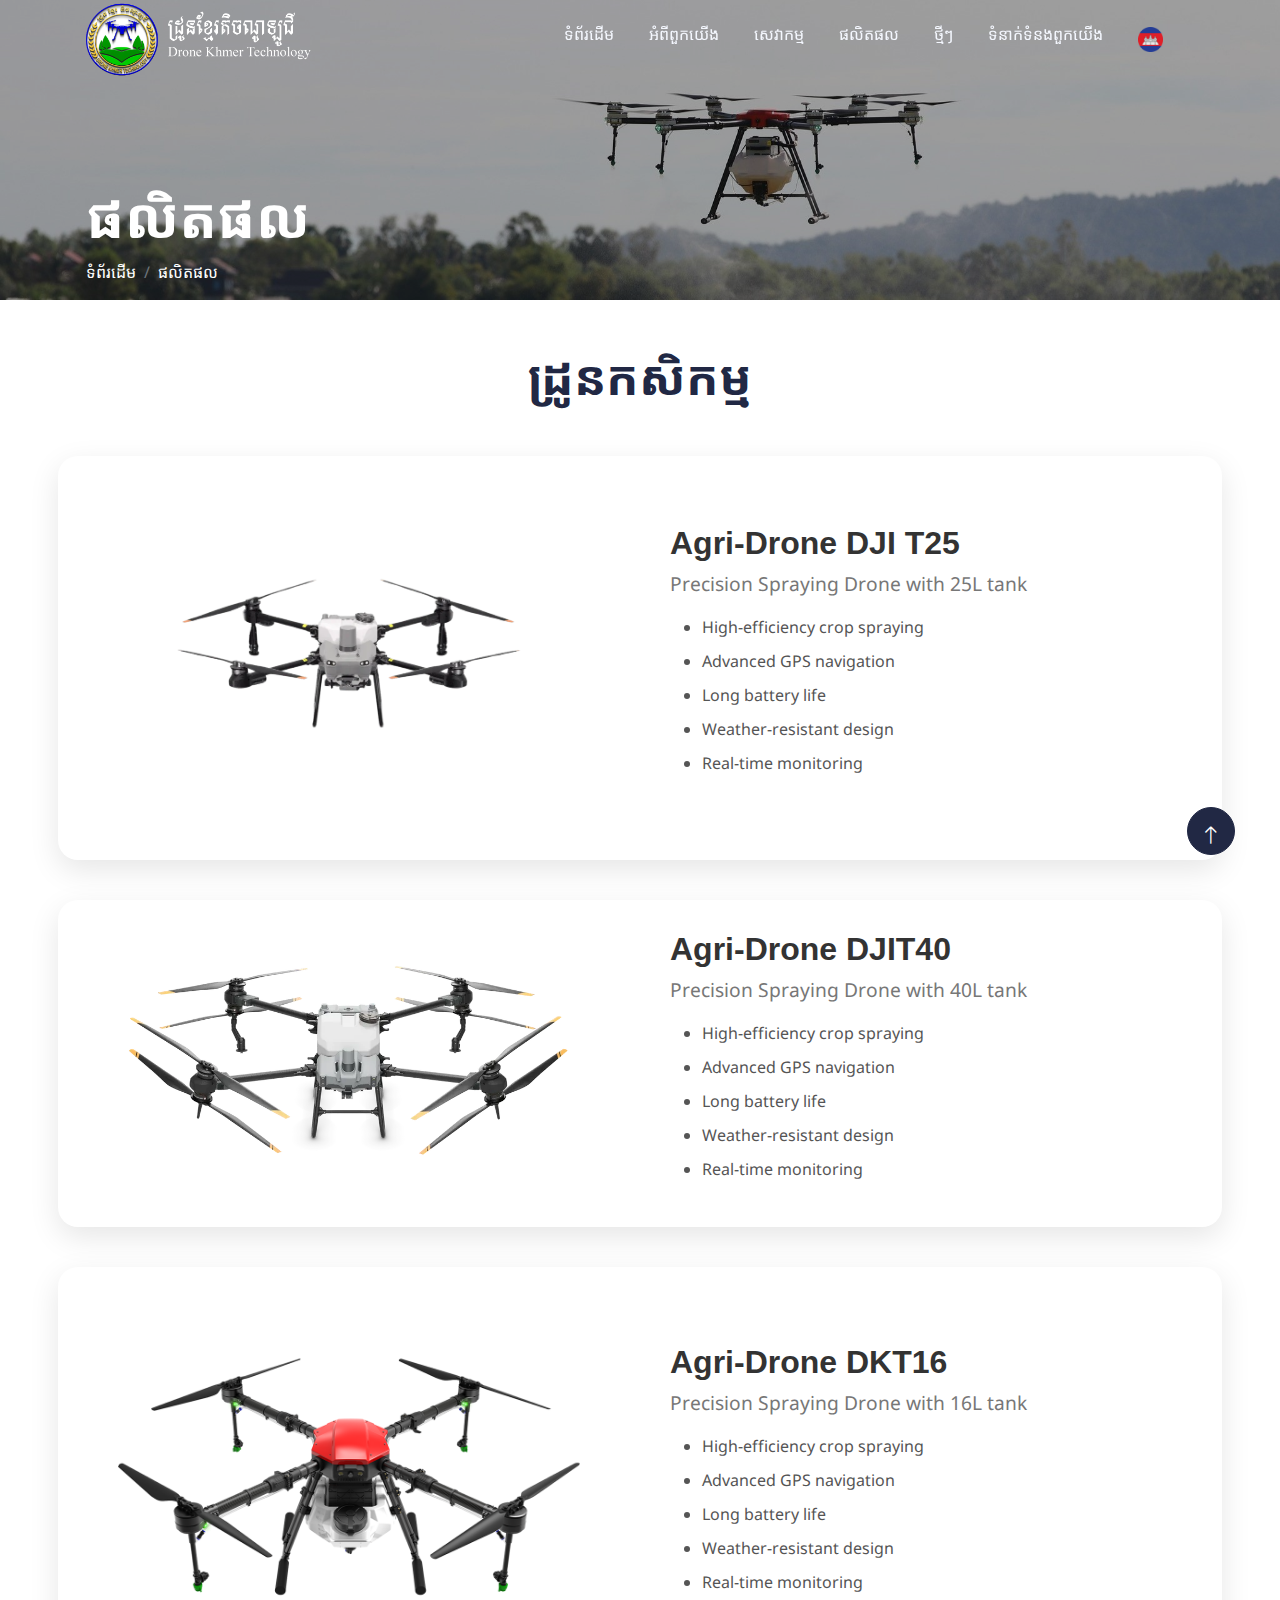
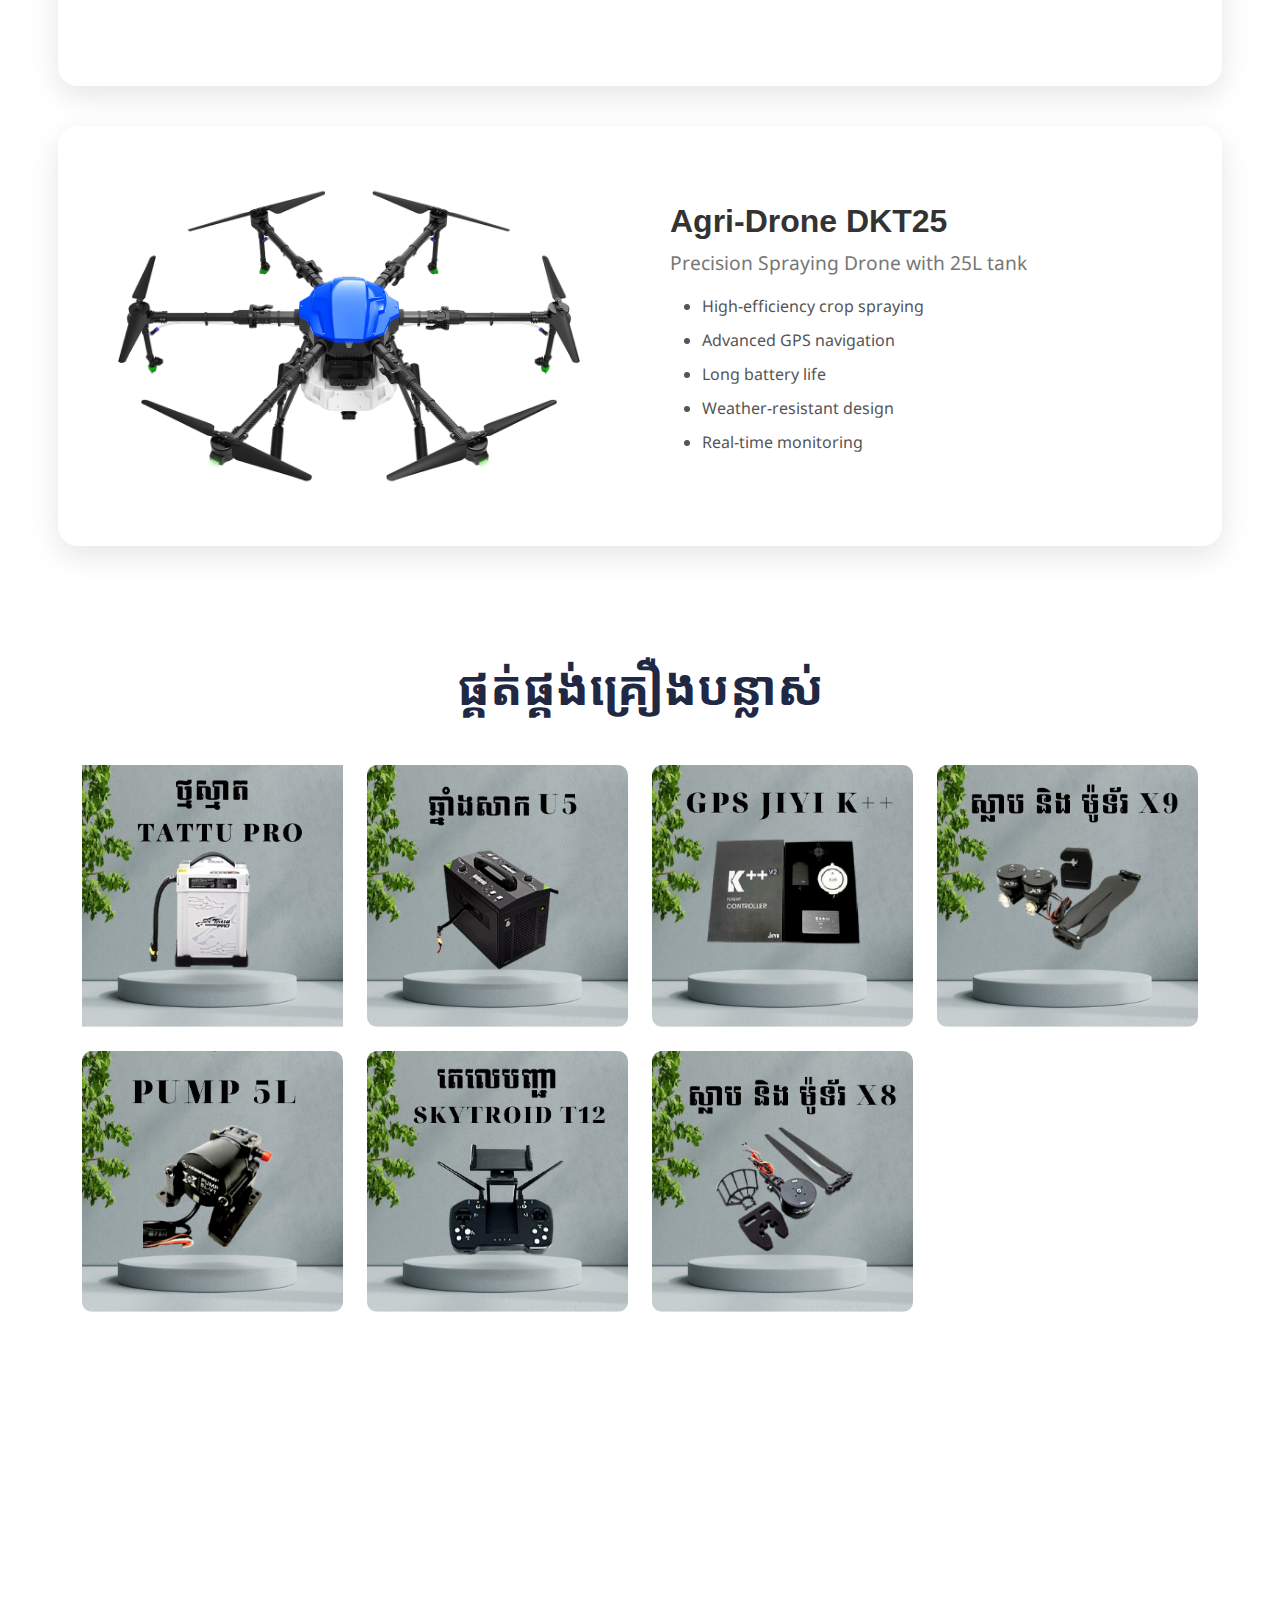
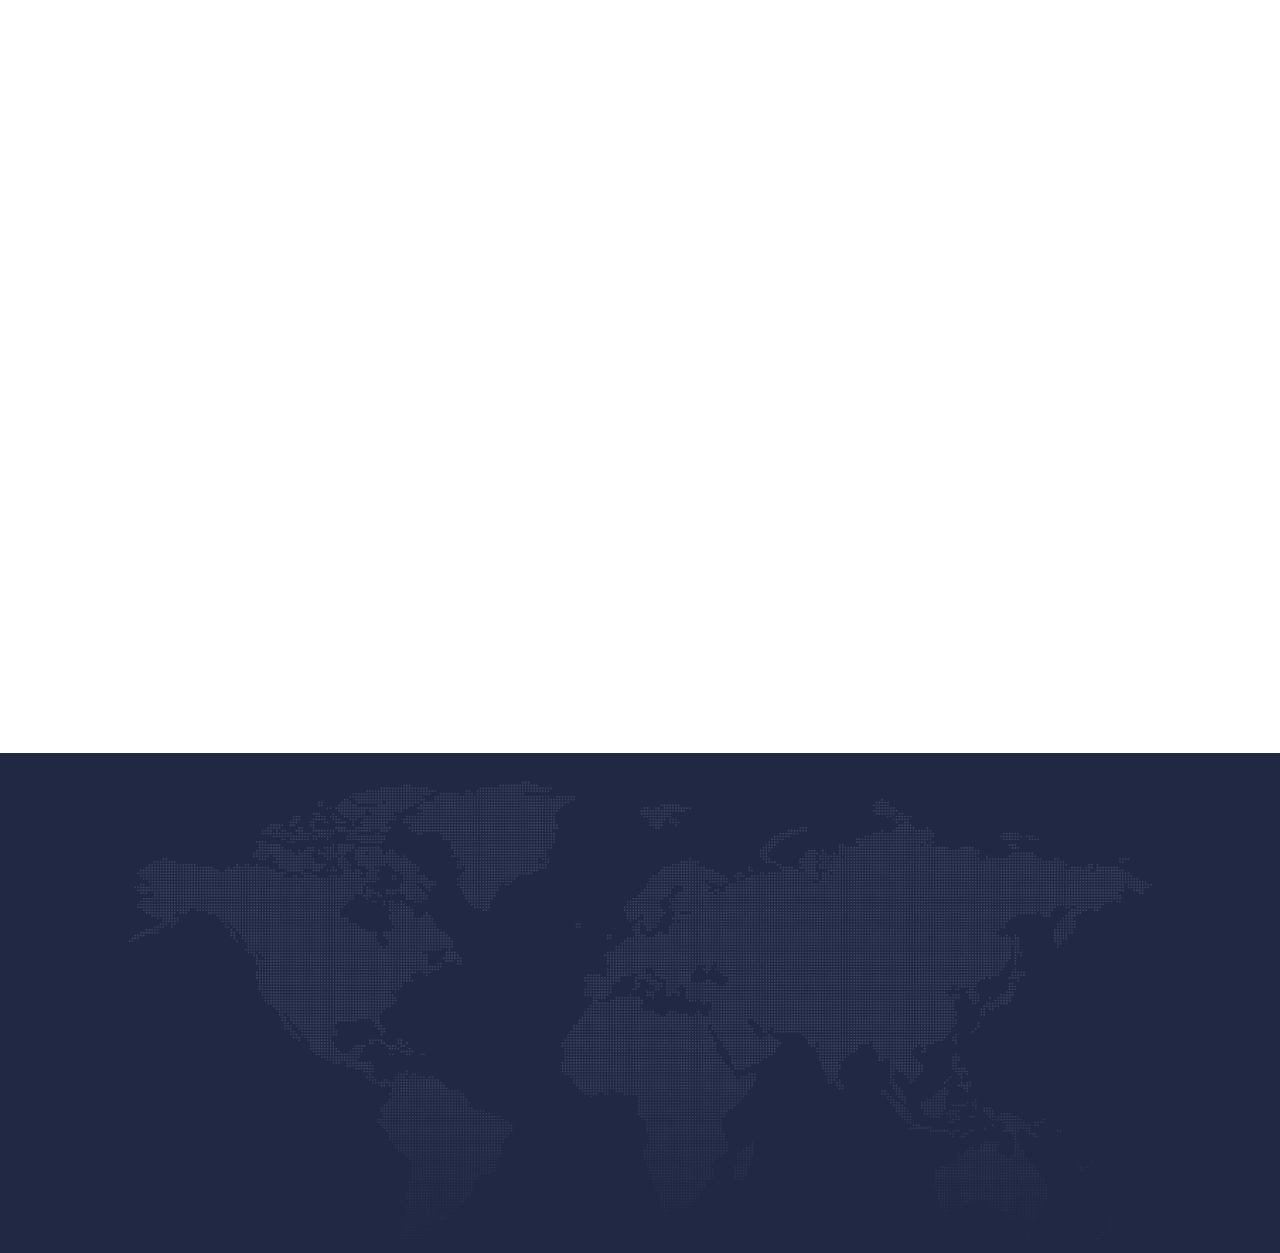
<file: product.html>
<!DOCTYPE html>
<html lang="en">
  <head>
    <meta charset="utf-8" />
    <title>DKT - Drone Khmer Technology</title>
    <meta content="width=device-width, initial-scale=1.0" name="viewport" />
    <meta content="" name="keywords" />
    <meta content="" name="description" />

    <!-- Favicon -->
    <link href="img/favicon.ico" rel="icon" />

    <!-- Google Web Fonts -->
    <link rel="preconnect" href="https://fonts.googleapis.com" />
    <link rel="preconnect" href="https://fonts.gstatic.com" crossorigin />
    <link
      href="https://fonts.googleapis.com/css2?family=Open+Sans:wght@400;600&family=Ubuntu:wght@500;700&display=swap"
      rel="stylesheet"
    />

    <!-- Khmer Fonts -->
    <link
      href="https://fonts.googleapis.com/css2?family=Noto+Sans+Khmer:wght@400;700&display=swap"
      rel="stylesheet"
    />

    <!-- Icon Font Stylesheet -->
    <link
      href="https://cdnjs.cloudflare.com/ajax/libs/font-awesome/5.10.0/css/all.min.css"
      rel="stylesheet"
    />
    <link
      href="https://cdn.jsdelivr.net/npm/bootstrap-icons@1.4.1/font/bootstrap-icons.css"
      rel="stylesheet"
    />

    <!-- Libraries Stylesheet -->
    <link href="lib/animate/animate.min.css" rel="stylesheet" />
    <link href="lib/owlcarousel/assets/owl.carousel.min.css" rel="stylesheet" />

    <!-- Customized Bootstrap Stylesheet -->
    <link href="css/bootstrap.min.css" rel="stylesheet" />

    <!-- Template Stylesheet -->
    <link href="css/style.css" rel="stylesheet" />

    <!-- <style>
      body {
        font-family: Arial, sans-serif;
        margin: 0;
        padding: 0;
        box-sizing: border-box;
        background: #f9f9f9;
      }

      .title {
        text-align: center;
        margin: 40px 0;
        font-size: 2.5rem;
        color: #333;
      }

      .product-grid {
        display: grid;
        grid-template-columns: repeat(4, 1fr);
        gap: 20px;
        padding: 20px;
      }

      .product-card {
        background: white;
        border-radius: 16px;
        box-shadow: 0 4px 8px rgba(0, 0, 0, 0.1);
        overflow: hidden;
        cursor: pointer;
        transition: transform 0.3s ease, box-shadow 0.3s ease;
        text-align: center;
      }

      .product-card:hover {
        transform: translateY(-10px);
        box-shadow: 0 8px 16px rgba(0, 0, 0, 0.2);
      }

      .product-card img {
        width: 100%;
        height: auto;
      }

      .product-card h3 {
        padding: 16px;
        margin: 0;
        font-size: 1.2rem;
      }

      /* Popup Styles */
      .popup-overlay {
        position: fixed;
        top: 0;
        left: 0;
        width: 100%;
        height: 100%;
        background: rgba(0, 0, 0, 0.7);
        display: none;
        justify-content: center;
        align-items: center;
        z-index: 999;
      }

      .popup-card {
        background: white;
        padding: 40px;
        border-radius: 16px;
        max-width: 600px;
        width: 90%;
        box-shadow: 0 8px 16px rgba(0, 0, 0, 0.3);
        animation: fadeIn 0.3s ease-in-out;
      }

      .close-btn {
        position: absolute;
        top: 20px;
        right: 30px;
        font-size: 2rem;
        cursor: pointer;
      }

      @keyframes fadeIn {
        from {
          opacity: 0;
          transform: translateY(-20px);
        }
        to {
          opacity: 1;
          transform: translateY(0);
        }
      }

      /* Responsive Design */
      @media (max-width: 1024px) {
        .product-grid {
          grid-template-columns: repeat(2, 1fr);
        }
      }

      @media (max-width: 600px) {
        .product-grid {
          grid-template-columns: 1fr;
        }
      }
    </style> -->
  </head>

  <body>
    <!-- Spinner Start -->
    <div
      id="spinner"
      class="show bg-white position-fixed translate-middle w-100 vh-100 top-50 start-50 d-flex align-items-center justify-content-center"
    >
      <div
        class="spinner-grow text-primary"
        style="width: 3rem; height: 3rem"
        role="status"
      >
        <span class="sr-only">Loading...</span>
      </div>
    </div>
    <!-- Spinner End -->

    <!-- Navbar Start -->
    <section class="container-fluid sticky-top">
      <div class="container">
        <nav class="navbar navbar-expand-lg navbar-dark">
          <a href="index.html" class="navbar-brand">
            <!-- <h2 class="text-white">DKT<span class="text-dark"></span></h2> -->
            <img class="main_logo" src="img/Main_site_logo.png" alt="logo" />
            <!-- <img src="img/" alt="company_name" /> -->
          </a>
          <button
            type="button"
            class="navbar-toggler ms-auto me-0"
            data-bs-toggle="collapse"
            data-bs-target="#navbarCollapse"
          >
            <span class="navbar-toggler-icon"></span>
          </button>
          <div class="collapse navbar-collapse" id="navbarCollapse">
            <div class="navbar-nav ms-auto">
              <a
                href="index.html"
                class="nav-item nav-link active"
                data-translate="home_page"
                >ទំព័រដើម</a
              >
              <a
                href="about.html"
                class="nav-item nav-link"
                data-translate="about_us"
                >អំពីពួកយើង</a
              >
              <a
                href="service.html"
                class="nav-item nav-link"
                data-translate="services"
                >សេវាកម្ម</a
              >
              <a
                href="product.html"
                class="nav-item nav-link"
                data-translate="products"
                >ផលិតផល</a
              >
              <a
                href="project.html"
                class="nav-item nav-link"
                data-translate="new_projects"
                >ថ្មីៗ</a
              >
              <a
                href="contact.html"
                class="nav-item nav-link"
                data-translate="contact_us"
                >ទំនាក់ទំនង</a
              >

              <div class="language-switcher nav-item nav-link">
                <button
                  class="btn-lang"
                  id="langDropdown"
                  onclick="toggleDropdown()"
                >
                  <img class="flag" src="img/kh_flag.png" alt="Khmer" />
                </button>
                <div id="dropdownContent" class="dropdown-content">
                  <a href="#" onclick="switchLanguage('en')">
                    <img class="flag" src="img/usa_flag.png" alt="English" />
                  </a>
                </div>
              </div>
            </div>
            <!-- 
            <butaton
              type="button"
              class="btn text-white p-0 d-none d-lg-block"
              data-bs-toggle="modal"
              data-bs-target="#searchModal"
              ><i class="fa fa-search"></i
            ></butaton> -->
          </div>
        </nav>
      </div>
    </section>
    <!-- Navbar End -->

    <!-- Hero Start -->
    <div class="container-fluid bg-primary hero-banner">
      <div
        class="container banner-breadcrumb d-flex flex-column align-items-start justify-content-center p-3"
      >
        <h3 class="display-4 text-white animated slideInRight" data-translate="products">ផលិតផល​</h3>
        <nav aria-label="breadcrumb">
          <ol
            class="breadcrumb justify-content-center justify-content-lg-start mb-0"
          >
            <li class="breadcrumb-item">
              <a class="text-white" href="index.html" data-translate="home_page">ទំព័រដើម</a>
            </li>
            <li class="text-white breadcrumb-item" data-translate="products" aria-current="page">
              ផលិតផល
            </li>
          </ol>
        </nav>
      </div>
    </div>
    <!-- Hero End -->

    <!-- <h1 class="title">Our Products</h1>

    Product Grid Section
    <div class="product-grid" id="productGrid"></div>

    Product Popup
    <div class="popup-overlay" id="popup">
      <div class="popup-card">
        <span id="closePopup" class="close-btn">&times;</span>
        <h2 id="popupTitle"></h2>
        <p id="popupDescription"></p>
      </div>
    </div> -->

    <!-- Products Section -->
    <div class="container drone-section">
      <h1 class="text-center mb-5" data-translate="agri_drone">ដ្រូនកសិកម្ម</h1>

      <!-- Drone 1 -->
      <div class="row align-items-center drone-card">
        <div class="col-md-6">
          <div
            id="carouselDrone1"
            class="carousel slide"
            data-bs-ride="carousel"
            data-bs-interval="3000"
          >
            <div class="carousel-inner p-5">
              <div class="carousel-item active">
                <img
                  src="img/dji_t25/t25_1.webp"
                  alt="Drone 1 Image 1"
                />
              </div>
              <div class="carousel-item">
                <img
                  src="img/dji_t25/t25_2.webp"
                  alt="Drone 1 Image 2"
                />
              </div>
              <div class="carousel-item">
                <img
                  src="img/dji_t25/t25_3.webp"
                  alt="Drone 1 Image 3"
                />
              </div>
            </div>
            <button
              class="carousel-control-prev"
              type="button"
              data-bs-target="#carouselDrone1"
              data-bs-slide="prev"
            >
              <span
                class="carousel-control-prev-icon"
                aria-hidden="true"
              ></span>
            </button>
            <button
              class="carousel-control-next"
              type="button"
              data-bs-target="#carouselDrone1"
              data-bs-slide="next"
            >
              <span
                class="carousel-control-next-icon"
                aria-hidden="true"
              ></span>
            </button>
          </div>
        </div>
        <div class="col-md-6 drone-content">
          <h3 class="drone-title">Agri-Drone DJI T25</h3>
          <p class="drone-subtitle">Precision Spraying Drone with 25L tank</p>
          <ul class="drone-list">
            <li>High-efficiency crop spraying</li>
            <li>Advanced GPS navigation</li>
            <li>Long battery life</li>
            <li>Weather-resistant design</li>
            <li>Real-time monitoring</li>
          </ul>
        </div>
      </div>

      <!-- Drone 2 -->
      <div class="row align-items-center drone-card">
        <div class="col-md-6">
          <div
            id="carouselDrone2"
            class="carousel slide"
            data-bs-ride="carousel"
            data-bs-interval="3000"
          >
            <div class="carousel-inner p-5">
              <div class="carousel-item active">
                <img
                  src="img/dji_t40/t40_1.webp"
                  alt="Drone 2 Image 1"
                />
              </div>
              <div class="carousel-item">
                <img
                  src="img/dji_t40/t40_2.webp"
                  alt="Drone 2 Image 2"
                />
              </div>
              <div class="carousel-item">
                <img
                  src="img/dji_t40/t40_3.webp"
                  alt="Drone 2 Image 3"
                />
              </div>
            </div>
            <button
              class="carousel-control-prev"
              type="button"
              data-bs-target="#carouselDrone2"
              data-bs-slide="prev"
            >
              <span
                class="carousel-control-prev-icon"
                aria-hidden="true"
              ></span>
            </button>
            <button
              class="carousel-control-next"
              type="button"
              data-bs-target="#carouselDrone2"
              data-bs-slide="next"
            >
              <span
                class="carousel-control-next-icon"
                aria-hidden="true"
              ></span>
            </button>
          </div>
        </div>
        <div class="col-md-6 drone-content">
          <h3 class="drone-title">Agri-Drone DJIT40</h3>
          <p class="drone-subtitle">Precision Spraying Drone with 40L tank</p>
          <ul class="drone-list">
            <li>High-efficiency crop spraying</li>
            <li>Advanced GPS navigation</li>
            <li>Long battery life</li>
            <li>Weather-resistant design</li>
            <li>Real-time monitoring</li>
          </ul>
        </div>
      </div>

                  <!-- Drone 3 -->
      <div class="row align-items-center drone-card">
        <div class="col-md-6">
          <div
            id="carouselDrone2"
            class="carousel slide"
            data-bs-ride="carousel"
            data-bs-interval="3000"
          >
            <div class="carousel-inner p-5">
              <div class="carousel-item active">
                <img
                  src="img/drone_heroshot/dkt16_1.png"
                  alt="Drone 2 Image 1"
                />
              </div>
              <div class="carousel-item">
                <img
                  src="img/drone_heroshot/dkt16_2.png"
                  alt="Drone 2 Image 2"
                />
              </div>
              <div class="carousel-item">
                <img
                  src="img/drone_heroshot/dkt16_3.png"
                  alt="Drone 2 Image 3"
                />
              </div>
              <div class="carousel-item">
                <img
                  src="img/drone_heroshot/dkt16_4.png"
                  alt="Drone 2 Image 4"
                />
              </div>
              <div class="carousel-item">
                <img
                  src="img/drone_heroshot/dkt16_5.png"
                  alt="Drone 2 Image 5"
                />
              </div>
            </div>
            <button
              class="carousel-control-prev"
              type="button"
              data-bs-target="#carouselDrone2"
              data-bs-slide="prev"
            >
              <span
                class="carousel-control-prev-icon"
                aria-hidden="true"
              ></span>
            </button>
            <button
              class="carousel-control-next"
              type="button"
              data-bs-target="#carouselDrone2"
              data-bs-slide="next"
            >
              <span
                class="carousel-control-next-icon"
                aria-hidden="true"
              ></span>
            </button>
          </div>
        </div>
        <div class="col-md-6 drone-content">
          <h3 class="drone-title">Agri-Drone DKT16</h3>
          <p class="drone-subtitle">Precision Spraying Drone with 16L tank</p>
          <ul class="drone-list">
            <li>High-efficiency crop spraying</li>
            <li>Advanced GPS navigation</li>
            <li>Long battery life</li>
            <li>Weather-resistant design</li>
            <li>Real-time monitoring</li>
          </ul>
        </div>
      </div>
            <!-- Drone 4 -->
      <div class="row align-items-center drone-card">
        <div class="col-md-6">
          <div
            id="carouselDrone2"
            class="carousel slide"
            data-bs-ride="carousel"
            data-bs-interval="3000"
          >
            <div class="carousel-inner p-5">
              <div class="carousel-item active">
                <img
                  src="img/drone_heroshot/dkt25_1.png"
                  alt="Drone 2 Image 1"
                />
              </div>
              <div class="carousel-item">
                <img
                  src="img/drone_heroshot/dkt25_2.png"
                  alt="Drone 2 Image 2"
                />
              </div>
              <div class="carousel-item">
                <img
                  src="img/drone_heroshot/dkt25_3.png"
                  alt="Drone 2 Image 3"
                />
              </div>
              <div class="carousel-item">
                <img
                  src="img/drone_heroshot/dkt25_4.png"
                  alt="Drone 2 Image 4"
                />
              </div>
              <div class="carousel-item">
                <img
                  src="img/drone_heroshot/dkt25_5.png"
                  alt="Drone 2 Image 5"
                />
              </div>
            </div>
            <button
              class="carousel-control-prev"
              type="button"
              data-bs-target="#carouselDrone2"
              data-bs-slide="prev"
            >
              <span
                class="carousel-control-prev-icon"
                aria-hidden="true"
              ></span>
            </button>
            <button
              class="carousel-control-next"
              type="button"
              data-bs-target="#carouselDrone2"
              data-bs-slide="next"
            >
              <span
                class="carousel-control-next-icon"
                aria-hidden="true"
              ></span>
            </button>
          </div>
        </div>
        <div class="col-md-6 drone-content">
          <h3 class="drone-title">Agri-Drone DKT25</h3>
          <p class="drone-subtitle">Precision Spraying Drone with 25L tank</p>
          <ul class="drone-list">
            <li>High-efficiency crop spraying</li>
            <li>Advanced GPS navigation</li>
            <li>Long battery life</li>
            <li>Weather-resistant design</li>
            <li>Real-time monitoring</li>
          </ul>
        </div>
      </div>


    </div>
    <!-- Spare Parts Section -->
    <div id="spare-parts-section" class="container mt-4">
      <h1 class="text-center mb-5" data-translate="spare_parts">គ្រឿងបន្លាស់ទូទៅ</h1>

      <div class="row g-4">
        <!-- Product Items -->
        <!-- Product 1 -->
        <div class="col-md-3 col-sm-6">
          <img
            src="img/products_image/battery.jpg"
            class="img-fluid"
            alt="Battery"
            data-bs-toggle="modal"
            data-bs-target="#product1Modal"
          />
        </div>
        <!-- Product 2 -->
        <div class="col-md-3 col-sm-6">
          <img
            src="img/products_image/charger.jpg"
            class="img-fluid rounded"
            alt="Charger"
            data-bs-toggle="modal"
            data-bs-target="#product2Modal"
          />
        </div>
        <!-- Product 3 -->
        <div class="col-md-3 col-sm-6">
          <img
            src="img/products_image/gps.jpg"
            class="img-fluid rounded"
            alt="GPS"
            data-bs-toggle="modal"
            data-bs-target="#product3Modal"
          />
        </div>
        <!-- Product 4 -->
        <div class="col-md-3 col-sm-6">
          <img
            src="img/products_image/motor.jpg"
            class="img-fluid rounded"
            alt="Motor"
            data-bs-toggle="modal"
            data-bs-target="#product4Modal"
          />
        </div>
        <!-- Product 5 -->
        <div class="col-md-3 col-sm-6">
          <img
            src="img/products_image/pump.jpg"
            class="img-fluid rounded"
            alt="Pump"
            data-bs-toggle="modal"
            data-bs-target="#product5Modal"
          />
        </div>
        <!-- Product 6 -->
        <div class="col-md-3 col-sm-6">
          <img
            src="img/products_image/rc.jpg"
            class="img-fluid rounded"
            alt="Remote Control"
            data-bs-toggle="modal"
            data-bs-target="#product6Modal"
          />
        </div>
        <!-- Product 7 -->
        <div class="col-md-3 col-sm-6">
          <img
            src="img/products_image/wing.jpg"
            class="img-fluid rounded"
            alt="Wing"
            data-bs-toggle="modal"
            data-bs-target="#product7Modal"
          />
        </div>
      </div>

      <!-- Modals -->
      <!-- Product 1 Modal -->
      <div
        class="modal fade"
        id="product1Modal"
        tabindex="-1"
        aria-labelledby="product1Label"
        aria-hidden="true"
      >
        <div class="modal-dialog">
          <div class="modal-content">
            <div class="modal-header">
              <h5 class="modal-title" id="product1Label">Battery</h5>
              <button
                type="button"
                class="btn-close"
                data-bs-dismiss="modal"
                aria-label="Close"
              ></button>
            </div>
            <div class="modal-body">
              <img
                src="img/products_image/battery.jpg"
                class="img-fluid rounded mb-3"
                alt="Battery"
              />
              High-performance drone battery with extended lifespan and fast
              charging capabilities.
            </div>
          </div>
        </div>
      </div>

      <!-- Product 2 Modal -->
      <div
        class="modal fade"
        id="product2Modal"
        tabindex="-1"
        aria-labelledby="product2Label"
        aria-hidden="true"
      >
        <div class="modal-dialog">
          <div class="modal-content">
            <div class="modal-header">
              <h5 class="modal-title" id="product2Label">Charger</h5>
              <button
                type="button"
                class="btn-close"
                data-bs-dismiss="modal"
                aria-label="Close"
              ></button>
            </div>
            <div class="modal-body">
              <img
                src="img/products_image/charger.jpg"
                class="img-fluid rounded mb-3"
                alt="Charger"
              />
              Fast and efficient charger designed for drone batteries with
              safety features.
            </div>
          </div>
        </div>
      </div>

      <!-- Product 3 Modal -->
      <div
        class="modal fade"
        id="product3Modal"
        tabindex="-1"
        aria-labelledby="product3Label"
        aria-hidden="true"
      >
        <div class="modal-dialog">
          <div class="modal-content">
            <div class="modal-header">
              <h5 class="modal-title" id="product3Label">GPS Module</h5>
              <button
                type="button"
                class="btn-close"
                data-bs-dismiss="modal"
                aria-label="Close"
              ></button>
            </div>
            <div class="modal-body">
              <img
                src="img/products_image/gps.jpg"
                class="img-fluid rounded mb-3"
                alt="GPS"
              />
              Advanced GPS module ensuring precise navigation and location
              tracking for drones.
            </div>
          </div>
        </div>
      </div>

      <!-- Product 4 Modal -->
      <div
        class="modal fade"
        id="product4Modal"
        tabindex="-1"
        aria-labelledby="product4Label"
        aria-hidden="true"
      >
        <div class="modal-dialog">
          <div class="modal-content">
            <div class="modal-header">
              <h5 class="modal-title" id="product4Label">Motor</h5>
              <button
                type="button"
                class="btn-close"
                data-bs-dismiss="modal"
                aria-label="Close"
              ></button>
            </div>
            <div class="modal-body">
              <img
                src="img/products_image/motor.jpg"
                class="img-fluid rounded mb-3"
                alt="Motor"
              />
              High-torque drone motor with low power consumption and durable
              design.
            </div>
          </div>
        </div>
      </div>
    </div>
    <!-- Product 5 Modal -->
    <div
      class="modal fade"
      id="product5Modal"
      tabindex="-1"
      aria-labelledby="product5Label"
      aria-hidden="true"
    >
      <div class="modal-dialog">
        <div class="modal-content">
          <div class="modal-header">
            <h5 class="modal-title" id="product5Label">Pump</h5>
            <button
              type="button"
              class="btn-close"
              data-bs-dismiss="modal"
              aria-label="Close"
            ></button>
          </div>
          <div class="modal-body">
            <img
              src="img/products_image/pump.jpg"
              class="img-fluid rounded mb-3"
              alt="Pump"
            />
            High-efficiency drone pump for accurate liquid spraying and smooth
            operation.
          </div>
        </div>
      </div>
    </div>

    <!-- Product 6 Modal -->
    <div
      class="modal fade"
      id="product6Modal"
      tabindex="-1"
      aria-labelledby="product6Label"
      aria-hidden="true"
    >
      <div class="modal-dialog">
        <div class="modal-content">
          <div class="modal-header">
            <h5 class="modal-title" id="product6Label">Remote Control</h5>
            <button
              type="button"
              class="btn-close"
              data-bs-dismiss="modal"
              aria-label="Close"
            ></button>
          </div>
          <div class="modal-body">
            <img
              src="img/products_image/rc.jpg"
              class="img-fluid rounded mb-3"
              alt="Remote Control"
            />
            Ergonomic drone remote control with extended range and responsive
            controls.
          </div>
        </div>
      </div>
    </div>

    <!-- Product 7 Modal -->
    <div
      class="modal fade"
      id="product7Modal"
      tabindex="-1"
      aria-labelledby="product7Label"
      aria-hidden="true"
    >
      <div class="modal-dialog">
        <div class="modal-content">
          <div class="modal-header">
            <h5 class="modal-title" id="product7Label">Propeller & Motor</h5>
            <button
              type="button"
              class="btn-close"
              data-bs-dismiss="modal"
              aria-label="Close"
            ></button>
          </div>
          <div class="modal-body">
            <img
              src="img/products_image/wing.jpg"
              class="img-fluid rounded mb-3"
              alt="Propeller & Motor"
            />
            Propeller: High-efficiency drone propeller designed for smooth
            flight and optimal aerodynamics. Motor: Powerful and
            energy-efficient drone motor ensuring stable performance and
            durability.
          </div>
        </div>
      </div>
    </div>

    <!-- Contact Us Start -->
    <section class="container py-3">
      <div class="container py-5">
        <div
          class="mx-auto text-center wow fadeIn"
          data-wow-delay="0.1s"
          style="max-width: 500px"
        >
          <div
            class="btn btn-sm border rounded-pill text-primary px-3 mb-3"
            data-translate="contact_us_button"
          >
            Contact Us
          </div>
          <h1 class="mb-4" data-translate="contact_us_title">
            ទំនាក់ទំនងដោយផ្ទាល់
          </h1>
        </div>

        <div class="row g-4">
          <!-- Address Card -->
          <div
            class="col-lg-6 col-md-12 wow shadow-sm fadeIn"
            data-wow-delay="0.1s"
          >
            <div
              class="contact-item d-flex flex-column justify-content-center text-center rounded"
            >
              <div class="contact-icon btn-square">
                <i class="fa fa-map-marker-alt fa-2x"></i>
              </div>
              <h5 class="mb-3" data-translate="headquarters_title">
                ទីស្នាក់ការកណ្ដាល
              </h5>
              <p data-translate="headquarters_address">
                ផ្លូវD ផ្ទះលេខ១៦៨/១៧០​ បុរីពិភពថ្មីឈូកមាស សង្កាត់ក្រាំងធ្នង់<br />
                ខណ្ឌសែនសុខ រាជធានីភ្នំពេញ
              </p>
            </div>
          </div>

          <!-- Call Us Card -->
          <div
            class="col-lg-3 col-md-6 wow shadow-sm fadeIn"
            data-wow-delay="0.3s"
          >
            <div
              class="contact-item d-flex flex-column justify-content-center text-center rounded"
            >
              <div class="contact-icon btn-square">
                <i class="fa fa-phone fa-2x"></i>
              </div>
              <h5 class="mb-3" data-translate="call_us_title">លេខទូរស័ព្ទ</h5>
              <p><b>Call: </b>070 8888 71</p>
              <p><b>Telegram: </b>070 8888 71</p>
            </div>
          </div>

          <!-- Email Us Card -->
          <div
            class="col-lg-3 col-md-6 wow shadow-sm fadeIn"
            data-wow-delay="0.5s"
          >
            <div
              class="contact-item d-flex flex-column justify-content-center text-center rounded"
            >
              <div class="contact-icon btn-square">
                <i class="fa fa-envelope fa-2x"></i>
              </div>
              <h5 class="mb-3" data-translate="email_us_title">អ៊ីម៉ែល</h5>
              <p style="word-wrap: break-word; overflow-wrap: break-word">
                soklyleng@yahoo.com
              </p>
              <p style="word-wrap: break-word; overflow-wrap: break-word">
                dronekhmer@gmail.com
              </p>
            </div>
          </div>
        </div>

        <!-- Google Maps Row -->
        <div class="row mt-5">
          <div class="col-lg-12 wow fadeIn" data-wow-delay="0.7s">
            <iframe
              src="https://www.google.com/maps/embed?pb=!1m18!1m12!1m3!1d489.47755603241126!2d104.85663551967517!3d11.574368268379109!2m3!1f0!2f0!3f0!3m2!1i1024!2i768!4f13.1!3m3!1m2!1s0x3109515b0e230287%3A0x973f2d50f96db5f5!2z4Z6K4Z-S4Z6a4Z684Z6T4Z6A4Z6f4Z634Z6A4Z6Y4Z-S4Z6Y4Z6A4Z6Y4Z-S4Z6W4Z674Z6H4Z62IChDYW1ib2RpYSBBZ3JpY3VsdHVyZSBEcm9uZSku!5e1!3m2!1sen!2skh!4v1740543597951!5m2!1sen!2skh"
              frameborder="0"
              style="border: 0; width: 100%; height: 400px"
              allowfullscreen=""
              loading="lazy"
              referrerpolicy="no-referrer-when-downgrade"
            ></iframe>
          </div>
        </div>
      </div>
    </section>

    <!-- Contact Us End -->

    <!-- Footer Start -->
    <div class="container-fluid bg-dark text-white-50 footer pt-5">
      <div class="container py-5">
        <div class="row g-5">
          <div class="col-md-6 col-lg-3 wow fadeIn" data-wow-delay="0.1s">
            <a href="index.html" class="d-inline-block mb-3">
              <h1 class="text-white" data-translate="company_name">
                ដ្រូនខ្មែរតិចណូឡូជី
              </h1>
            </a>
            <p class="mb-0" data-translate="company_description">
              ក្រុមហ៊ុនឈានមុខក្នុងវិស័យ លក់ដ្រូនកសិកម្ម
              ក៏ដូចជាផ្ដល់នូវសេវាកម្មបាញ់ជី​
              និងថ្នាំកសិកម្មដល់ទីតាំងផ្ទាល់របស់លោកអ្នក
            </p>
          </div>
          <div class="col-md-6 col-lg-3 wow fadeIn" data-wow-delay="0.3s">
            <h5 class="text-white mb-4" data-translate="contact_us_title">
              ទាក់ទងមកពួកយើង
            </h5>
            <p data-translate="contact_address">
              <i class="fa fa-map-marker-alt me-3"></i>ផ្លូវD ផ្ទះលេខ១៦៨/១៧០​
              បុរីពិភពថ្មីឈូកមាស សង្កាត់ក្រាំងធ្នង់<br />
              ខណ្ឌសែនសុខ រាជធានីភ្នំពេញ
            </p>
            <p><i class="fa fa-phone-alt me-3"></i>070 <span>8888 71</span></p>
            <p><i class="fa fa-envelope me-3"></i>soklyleng@yahoo.com</p>
            <div class="d-flex pt-2">
              <a class="btn btn-outline-light btn-social" href="">
                <i class="fab fa-twitter"></i>
              </a>
              <a class="btn btn-outline-light btn-social" href="">
                <i class="fab fa-facebook-f"></i>
              </a>
              <a class="btn btn-outline-light btn-social" href="">
                <i class="fab fa-youtube"></i>
              </a>
              <a class="btn btn-outline-light btn-social" href="">
                <i class="fab fa-instagram"></i>
              </a>
              <a class="btn btn-outline-light btn-social" href="">
                <i class="fab fa-linkedin-in"></i>
              </a>
            </div>
          </div>
          <div class="col-md-6 col-lg-3 wow fadeIn" data-wow-delay="0.5s">
            <h5 class="text-white mb-4" data-translate="quick_links_title">
              តំណភ្ជាប់
            </h5>
            <a class="btn btn-link" href="" data-translate="home_page"
              >ទំព័រដើម</a
            >
            <a class="btn btn-link" href="" data-translate="about_us"
              >អំពីពួកយើង</a
            >
            <a class="btn btn-link" href="" data-translate="services"
              >សេវាកម្ម</a
            >
            <a class="btn btn-link" href="" data-translate="latest_news"
              >ថ្មីៗ</a
            >
            <a class="btn btn-link" href="" data-translate="contact_us"
              >ទំនាក់ទំនងពួកយើង</a
            >
          </div>
          <div class="col-md-6 col-lg-3 wow fadeIn" data-wow-delay="0.7s">
            <h5 class="text-white mb-4" data-translate="our_services_title">
              សេវាកម្មរបស់ពួកយើង
            </h5>
            <a class="btn btn-link" href="" data-translate="drone_sales"
              >លក់ដ្រូនកសិកម្ម</a
            >
            <a class="btn btn-link" href="" data-translate="spare_parts"
              >ផ្គត់ផ្គង់គ្រឿងបន្លាស់</a
            >
            <a class="btn btn-link" href="" data-translate="pest_control"
              >បាញ់ជី និងថ្នាំលើដំណាំគ្រប់ប្រភេទ</a
            >
            <a class="btn btn-link" href="" data-translate="drone_repair"
              >ជួសជុលដ្រូន &គ្រឿងបន្លាស់</a
            >
          </div>
        </div>
      </div>
      <div class="container wow fadeIn" data-wow-delay="0.1s">
        <div class="copyright">
          <div class="row">
            <div class="col-md-6 text-center text-md-start mb-3 mb-md-0">
              &copy;
              <a class="border-bottom" href="#"
                >Drone Khmer Technology Co.ltd</a
              >
              , All Right Reserved.
            </div>
            <div class="col-md-6 text-center text-md-end">
              <div class="footer-menu">
                <a href="" data-translate="home_page_footer">ទំព័រដើម</a>
                <a href="" data-translate="location">ទីតាំង</a>
                <a href="" data-translate="contact_us_footer">ទំនាក់ទំនង</a>
                <a href="" data-translate="faq">សំណួរញឹកញាប់</a>
              </div>
            </div>
          </div>
        </div>
      </div>
    </div>
    <!-- Footer End -->

    <!-- Back to Top -->
    <a href="#" class="btn btn-lg btn-primary btn-lg-square back-to-top pt-2"
      ><i class="bi bi-arrow-up"></i
    ></a>

    <!-- JavaScript Libraries -->
    <script src="https://ajax.googleapis.com/ajax/libs/jquery/3.6.1/jquery.min.js"></script>
    <script src="https://cdn.jsdelivr.net/npm/bootstrap@5.0.0/dist/js/bootstrap.bundle.min.js"></script>
    <script src="lib/wow/wow.min.js"></script>
    <script src="lib/easing/easing.min.js"></script>
    <script src="lib/waypoints/waypoints.min.js"></script>
    <script src="lib/counterup/counterup.min.js"></script>
    <script src="lib/owlcarousel/owl.carousel.min.js"></script>

    <!-- Template Javascript -->
    <script src="js/main.js"></script>
    <!-- <script>
      // Product Data
      const products = Array.from({ length: 40 }, (_, i) => ({
        title: `Product ${i + 1}`,
        image: `https://via.placeholder.com/300?text=Product+${i + 1}`,
        description: `This is a detailed description of Product ${
          i + 1
        }. It highlights the key features, benefits, and specifications of the product.`,
      }));

      // Render Products
      const productGrid = document.getElementById("productGrid");

      products.forEach((product) => {
        const productCard = document.createElement("div");
        productCard.className = "product-card";
        productCard.innerHTML = `
          <img src="${product.image}" alt="${product.title}" />
          <h3>${product.title}</h3>
        `;
        productCard.addEventListener("click", () => openPopup(product));
        productGrid.appendChild(productCard);
      });

      // Open Popup
      const popup = document.getElementById("popup");
      const popupTitle = document.getElementById("popupTitle");
      const popupDescription = document.getElementById("popupDescription");

      function openPopup(product) {
        popupTitle.textContent = product.title;
        popupDescription.textContent = product.description;
        popup.style.display = "flex";
      }

      // Close Popup
      document.getElementById("closePopup").addEventListener("click", () => {
        popup.style.display = "none";
      });
    </script> -->
  </body>
</html>
</file>
<file: css/style.css>
/********** Template CSS **********/
:root {
  /* --primary: #1363c6; */
  --primary: #212844;
  --secondary: #212844;
  --light: #f4f7fe;
  --dark: #212844;
  --default-font: "Roboto", "Noto Sans Khmer", system-ui, -apple-system,
    "Segoe UI", Roboto, "Helvetica Neue", Arial, "Noto Sans", "Liberation Sans",
    sans-serif, "Apple Color Emoji", "Segoe UI Emoji", "Segoe UI Symbol",
    "Noto Color Emoji";
  --heading-font: "Nunito", sans-serif, "Noto Sans Khmer";
  --nav-font: "Inter", sans-serif, "Noto Sans Khmer";
}
/* , */
.bg-dark {
  background-color: var(--primary);
}

/* Default (Desktop) Font Sizes */
h1 {
  font-size: 48px;
}
h2 {
  font-size: 40px;
}
h3 {
  font-size: 32px;
}
h4 {
  font-size: 28px;
}
h5 {
  font-size: 24px;
}
p {
  font-size: 18px;
}

/* Mobile (Screen Width ≤ 576px) Font Sizes */
@media (max-width: 576px) {
  h1 {
    font-size: 32px;
  }
  h2 {
    font-size: 28px;
  }
  h3 {
    font-size: 24px;
  }
  h4 {
    font-size: 20px;
  }
  h5 {
    font-size: 18px;
  }
  p {
    font-size: 16px;
  }
}

/*** Spinner ***/
#spinner {
  opacity: 0;
  visibility: hidden;
  transition: opacity 0.5s ease-out, visibility 0s linear 0.5s;
  z-index: 99999;
}

#spinner.show {
  transition: opacity 0.5s ease-out, visibility 0s linear 0s;
  visibility: visible;
  opacity: 1;
}

.back-to-top {
  position: fixed;
  display: none;
  right: 45px;
  bottom: 45px;
  z-index: 99;
}

body {
  /* color: var(--default-color);
    background-color: var(--background-color); */
  font-family: var(--default-font);
}

/*** Heading ***/
h1,
h2,
h3,
.fw-bold {
  font-weight: 700 !important;
  font-family: var(--heading-font);
}

h4,
h5,
h6,
.fw-medium {
  font-weight: 500 !important;
  font-family: var(--heading-font);
}

/*** Button ***/
.btn {
  font-weight: 500;
  transition: 0.5s;
}

.btn-square {
  width: 38px;
  height: 38px;
}

.btn-sm-square {
  width: 32px;
  height: 32px;
}

.btn-lg-square {
  width: 48px;
  height: 48px;
}

.btn-square,
.btn-sm-square,
.btn-lg-square {
  padding: 0;
  display: flex;
  align-items: center;
  justify-content: center;
  font-weight: normal;
  border-radius: 50px;
}

/*** Navbar ***/
.sticky-top {
  top: -150px;
  transition: 0.5s;
  height: 80px;
}

@media (max-width: 768px) {
  .sticky-top {
    height: 70px;
  }
}

.navbar {
  padding: 5px 0 !important;
  height: 80px;
}

@media (max-width: 768px) {
  .navbar {
    height: 70px;
  }
}

.main_logo {
  width: 300px;
}

@media (max-width: 768px) {
  .main_logo {
    width: 200px;
  }
}

/* @media (max-width: 768px) {
  .main_logo {
    margin: 0;
  }
}

@media (max-width: 425px) {
  .main_logo {
    width: 70px;
  }
} */

.navbar .navbar-nav .nav-link {
  margin-right: 35px;
  padding: 0;
  /* color: rgba(255, 255, 255, 0.7); */
  color: var(--light);
  outline: none;
}

.navbar .navbar-nav .nav-link:hover,
.navbar .navbar-nav .nav-link.active {
  /* color: rgba(255, 255, 255, 1); */
  color: var(--light);
}

.navbar .dropdown-toggle::after {
  border: none;
  content: "\f107";
  font-family: "Font Awesome 5 Free";
  font-weight: 900;
  vertical-align: middle;
  margin-left: 8px;
}

@media (max-width: 991.98px) {
  .navbar .navbar-nav {
    padding: 0 15px;
    background: var(--primary);
  }

  .navbar .navbar-nav .nav-link {
    margin-right: 0;
    padding: 10px 0;
  }
}

@media (min-width: 992px) {
  .navbar .nav-item .dropdown-menu {
    display: block;
    border: none;
    margin-top: 0;
    top: 150%;
    opacity: 0;
    visibility: hidden;
    transition: 0.5s;
  }

  .navbar .nav-item:hover .dropdown-menu {
    top: 100%;
    visibility: visible;
    transition: 0.5s;
    opacity: 1;
  }
}

/* language button */
.language-switcher {
  position: relative;
  display: inline-block;
}

.btn-lang {
  border: none;
  background: transparent;
  cursor: pointer;
  padding: 0;
}

.flag {
  width: 25px;
  height: 25px;
  display: block;
  margin-top: 5px;
}

.flag:hover {
  padding: 1px;
}

.dropdown-content {
  display: none;
  position: absolute;
  top: 100%;
  left: 0;
}

.dropdown-content a {
  display: block;
  padding: 5px 0;
}

.dropdown-content a:hover {
  background: transparent;
}

.show {
  display: block;
}

/*** Hero Header ***/
.hero-header {
  margin-top: -90px;
  height: 80vh;
  background: url(../img/HD_Cropped_flying_drone.jpg) center center no-repeat;
  background-size: cover;
  object-fit: center;
  position: relative;
}

.hero-banner {
  height: 300px;
  background: url(../img/hero-banner2.jpg) no-repeat;
  background-size: cover;
  object-fit: center;
  position: relative;
  margin-top: -80px;
  display: flex;
  align-items: end;
}

@media (max-width: 430px) {
  .hero-banner {
    height: 200px;
    background: url(../img/hero-banner2.jpg) center center no-repeat;
    background-size: cover;
    object-fit: center;
    position: relative;
  }
}

.banner-breadcrumb {
  color: white;
  z-index: 4;
}

.hero-banner::before {
  content: "";
  position: absolute;
  top: 0;
  left: 0;
  width: 100%;
  height: 100%;
  background: rgba(0, 0, 0, 0.3);
  z-index: 1;
}

/* For screens 425px and below */
@media (max-width: 430px) {
  .hero-header {
    background: url(../img/hero_image_mobile_view.jpg) center center no-repeat;
    background-size: cover;
  }

  .hero-header .container {
    margin-top: 100px;
    position: relative;
  }
}

.hero-header::before {
  content: "";
  position: absolute;
  top: 0;
  left: 0;
  width: 100%;
  height: 100%;
  background: rgba(0, 0, 0, 0.4);
}

.hero-header .row {
  height: 60vh;
  display: flex;
  align-content: center;
  align-items: center;
}

@media (min-width: 2560px) {
  .hero-header {
    height: 60vh;
  }

  .hero-header .container {
    height: 60vh;
  }

  .hero-header .row {
    height: 40vh;
  }
}

.hero-header .container {
  position: relative;
  height: 80vh;
  margin-top: -5px;
  z-index: 1; /* Ensure content is above overlay */
  transition: 0.1s ease-in;
}

/* .hero_desc {
  background: rgba(0, 0, 0, 0.3);
  border-radius: 20px;
} */

/* .hero-header .breadcrumb-item + .breadcrumb-item::before {
  color: var(--light);
} */

.hero_info {
  position: relative;
  padding: 20px;
  border-radius: 30px;
  width: 90%;
  margin: -100px auto auto auto;
  background-color: rgba(0, 0, 0, 0.5);
  color: var(--light);
}

@media (max-width: 768px) {
  .hero_info {
    width: 80%;
  }

  .hero_info_detail {
    width: auto;
  }
}

.hero_info h2 {
  /* font-size: 2.5rem; */
  color: var(--light);
  text-align: center;
}

.hero_info p {
  text-align: center;
}

/*** Section Title ***/
.section-title::before {
  position: absolute;
  content: "";
  width: 45px;
  height: 4px;
  bottom: 0;
  left: 0;
  background: var(--dark);
}

.section-title::after {
  position: absolute;
  content: "";
  width: 4px;
  height: 4px;
  bottom: 0;
  left: 50px;
  background: var(--dark);
}

.section-title.text-center::before {
  left: 50%;
  margin-left: -25px;
}

.section-title.text-center::after {
  left: 50%;
  margin-left: 25px;
}

.section-title h6::before,
.section-title h6::after {
  position: absolute;
  content: "";
  width: 10px;
  height: 10px;
  top: 2px;
  left: 0;
  background: rgba(33, 66, 177, 0.5);
}

.section-title h6::after {
  top: 5px;
  left: 3px;
}

/*** About ***/
.about-img {
  position: relative;
  overflow: hidden;
}

/* .about-img::after {
  position: absolute;
  content: "";
  width: 100%;
  height: 100%;
  top: 0;
  left: 0;
  background: url(../img/bg-about-img.png) top left no-repeat;
  background-size: contain;
} */

/*** Service ***/
.service-item {
  position: relative;
  padding: 45px 30px;
  background: #ffffff;
  transition: 0.5s;
}

.service-item:hover {
  background: var(--primary);
}

.service-item .service-icon {
  margin: 0 auto 20px auto;
  width: 90px;
  height: 90px;
  color: var(--primary);
  background: var(--light);
  transition: 0.5s;
}

.service-item:hover .service-icon {
  background: #ffffff;
}

.service-item h5,
.service-item p {
  transition: 0.5s;
}

.service-item:hover h5,
.service-item:hover p {
  color: #ffffff;
}

.service-item a.btn {
  position: relative;
  display: flex;
  color: var(--primary);
  transition: 0.5s;
  z-index: 1;
}

.service-item:hover a.btn {
  color: var(--primary);
}

.service-item a.btn::before {
  position: absolute;
  content: "";
  width: 35px;
  height: 35px;
  top: 0;
  left: 0;
  border-radius: 35px;
  background: var(--light);
  transition: 0.5s;
  z-index: -1;
}

.service-item:hover a.btn::before {
  width: 100%;
  background: var(--light);
}

/*** Feature ***/
.feature {
  background: url(../img/bg-hero.png) center center no-repeat;
  background-size: cover;
}

@media (max-width: 430px) {
  .img-drone {
    display: none;
  }
}

/*** Newsletter ***/
.newsletter {
  background: url(../img/bg-hero.png) center center no-repeat;
  background-size: cover;
}

@media (min-width: 992px) {
  .newsletter .container {
    max-width: 100% !important;
  }

  .newsletter .newsletter-text {
    padding-right: calc(((100% - 960px) / 2) + 0.75rem);
  }
}

@media (min-width: 1200px) {
  .newsletter .newsletter-text {
    padding-right: calc(((100% - 1140px) / 2) + 0.75rem);
  }
}

@media (min-width: 1400px) {
  .newsletter .newsletter-text {
    padding-right: calc(((100% - 1320px) / 2) + 0.75rem);
  }
}

/*** Case Study ***/
.case-item img {
  transition: 0.5s;
}

.case-item:hover img {
  transform: scale(1.2);
}

.case-overlay {
  position: absolute;
  padding: 30px;
  width: 100%;
  height: 100%;
  top: 0;
  left: 0;
  display: flex;
  flex-direction: column;
  align-items: flex-start;
  justify-content: flex-end;
  background: linear-gradient(rgba(20, 24, 62, 0), var(--dark));
  z-index: 1;
}

.case-overlay small {
  display: inline-block;
  padding: 3px 15px;
  color: #ffffff;
  background: rgba(20, 24, 62, 0.7);
  border-radius: 25px;
  margin-bottom: 15px;
}

.case-overlay span.btn:hover {
  color: var(--primary);
  background: #ffffff;
  border-color: #ffffff;
}

/*** Products ***/
.drone-section {
  padding: 50px 0;
}
.drone-card {
  margin-bottom: 40px;
  overflow: hidden;
  border-radius: 20px;
  box-shadow: 0 10px 30px rgba(0, 0, 0, 0.1);
  transition: transform 0.4s ease;
}
.drone-card:hover {
  transform: translateY(-10px);
}
.drone-content {
  padding: 30px;
}
.drone-title {
  font-size: 2rem;
  font-weight: bold;
  color: #333;
}
.drone-subtitle {
  font-size: 1.2rem;
  color: #777;
}
.drone-list li {
  margin-bottom: 10px;
}
.carousel-item img {
  border-radius: 20px 0 0 20px;
  width: 100%;
  height: auto;
  object-fit: cover;
}

/*** FAQs ***/
.accordion .accordion-item {
  border: none;
  margin-bottom: 15px;
}

.accordion .accordion-button {
  background: var(--light);
  border-radius: 2px;
}

.accordion .accordion-button:not(.collapsed) {
  color: #ffffff;
  background: var(--primary);
  box-shadow: none;
}

.accordion .accordion-button:not(.collapsed)::after {
  background-image: url("data:image/svg+xml,%3csvg xmlns='http://www.w3.org/2000/svg' viewBox='0 0 16 16' fill='%23fff'%3e%3cpath fill-rule='evenodd' d='M1.646 4.646a.5.5 0 0 1 .708 0L8 10.293l5.646-5.647a.5.5 0 0 1 .708.708l-6 6a.5.5 0 0 1-.708 0l-6-6a.5.5 0 0 1 0-.708z'/%3e%3c/svg%3e");
}

.accordion .accordion-body {
  padding: 15px 0 0 0;
}

/*** Testimonial ***/
.testimonial-carousel {
  position: relative;
}

.testimonial-carousel .owl-nav {
  position: absolute;
  width: 40px;
  height: 100%;
  top: calc(50% - 50px);
  left: -21px;
  display: flex;
  flex-direction: column;
  align-items: center;
}

.testimonial-carousel .owl-nav .owl-prev,
.testimonial-carousel .owl-nav .owl-next {
  margin: 5px 0;
  width: 40px;
  height: 40px;
  display: flex;
  align-items: center;
  justify-content: center;
  color: var(--primary);
  background: #ffffff;
  border: 1px solid var(--primary);
  border-radius: 40px;
  font-size: 18px;
  transition: 0.5s;
}

.testimonial-carousel .owl-nav .owl-prev:hover,
.testimonial-carousel .owl-nav .owl-next:hover {
  background: var(--primary);
  color: #ffffff;
}

.testimonial-carousel .owl-dots {
  margin-top: 35px;
  margin-left: 3rem;
}

.testimonial-carousel .owl-dot {
  position: relative;
  display: inline-block;
  margin-right: 10px;
  width: 15px;
  height: 15px;
  background: #ffffff;
  border: 1px solid var(--primary);
  border-radius: 15px;
  transition: 0.5s;
}

.testimonial-carousel .owl-dot.active {
  width: 30px;
  background: var(--primary);
}

/*** Team ***/
.team-item {
  transition: 0.5s;
  border: 1px solid transparent;
  transition: 0.5s;
}

.team-item:hover {
  border-color: var(--primary);
}

/*** contact ***/
.contact-item {
  display: flex;
  position: relative;
  padding: 45px 0;
  background: #ffffff;
  transition: 0.5s;
}

/* .contact-item:hover {
  background: var(--primary);
} */

.contact-item .contact-icon {
  margin: 0 auto 20px auto;
  width: 90px;
  height: 90px;
  color: var(--primary);
  background: var(--light);
  transition: 0.5s;
}

/* .contact-item:hover .contact-icon {
  background: #ffffff;
} */

.contact-item h5,
.contact-item p {
  transition: 0.5s;
}

/* .contact-item:hover h5,
.contact-item:hover p {
  color: #ffffff;
} */

.contact-item a.btn {
  position: relative;
  display: flex;
  color: var(--primary);
  transition: 0.5s;
  z-index: 1;
}

/* .contact-item:hover a.btn {
  color: var(--primary);
} */

.contact-item a.btn::before {
  position: absolute;
  content: "";
  width: 35px;
  height: 35px;
  top: 0;
  left: 0;
  border-radius: 35px;
  background: var(--light);
  transition: 0.5s;
  z-index: -1;
}

/* .contact-item:hover a.btn::before {
  width: 100%;
  background: var(--light);
} */

/*** Footer ***/
.footer {
  background: url(../img/footer.png) center center no-repeat;
  background-size: contain;
}

.footer .btn.btn-social {
  margin-right: 5px;
  width: 40px;
  height: 40px;
  display: flex;
  align-items: center;
  justify-content: center;
  color: rgba(255, 255, 255, 0.5);
  border: 1px solid rgba(256, 256, 256, 0.1);
  border-radius: 40px;
  transition: 0.3s;
}

.footer .btn.btn-social:hover {
  color: var(--primary);
}

.footer .btn.btn-link {
  display: block;
  margin-bottom: 10px;
  padding: 0;
  text-align: left;
  color: rgba(255, 255, 255, 0.5);
  font-weight: normal;
  transition: 0.3s;
}

.footer .btn.btn-link:hover {
  color: #ffffff;
}

.footer .btn.btn-link::before {
  position: relative;
  content: "\f105";
  font-family: "Font Awesome 5 Free";
  font-weight: 900;
  margin-right: 10px;
}

.footer .btn.btn-link:hover {
  letter-spacing: 1px;
  box-shadow: none;
}

.footer .copyright {
  padding: 25px 0;
  font-size: 14px;
  border-top: 1px solid rgba(256, 256, 256, 0.1);
}

.footer .copyright a {
  color: rgba(255, 255, 255, 0.5);
}

.footer .copyright a:hover {
  color: #ffffff;
}

.footer .footer-menu a {
  margin-right: 15px;
  padding-right: 15px;
  border-right: 1px solid rgba(255, 255, 255, 0.1);
}

.footer .footer-menu a:last-child {
  margin-right: 0;
  padding-right: 0;
  border-right: none;
}
</file>
